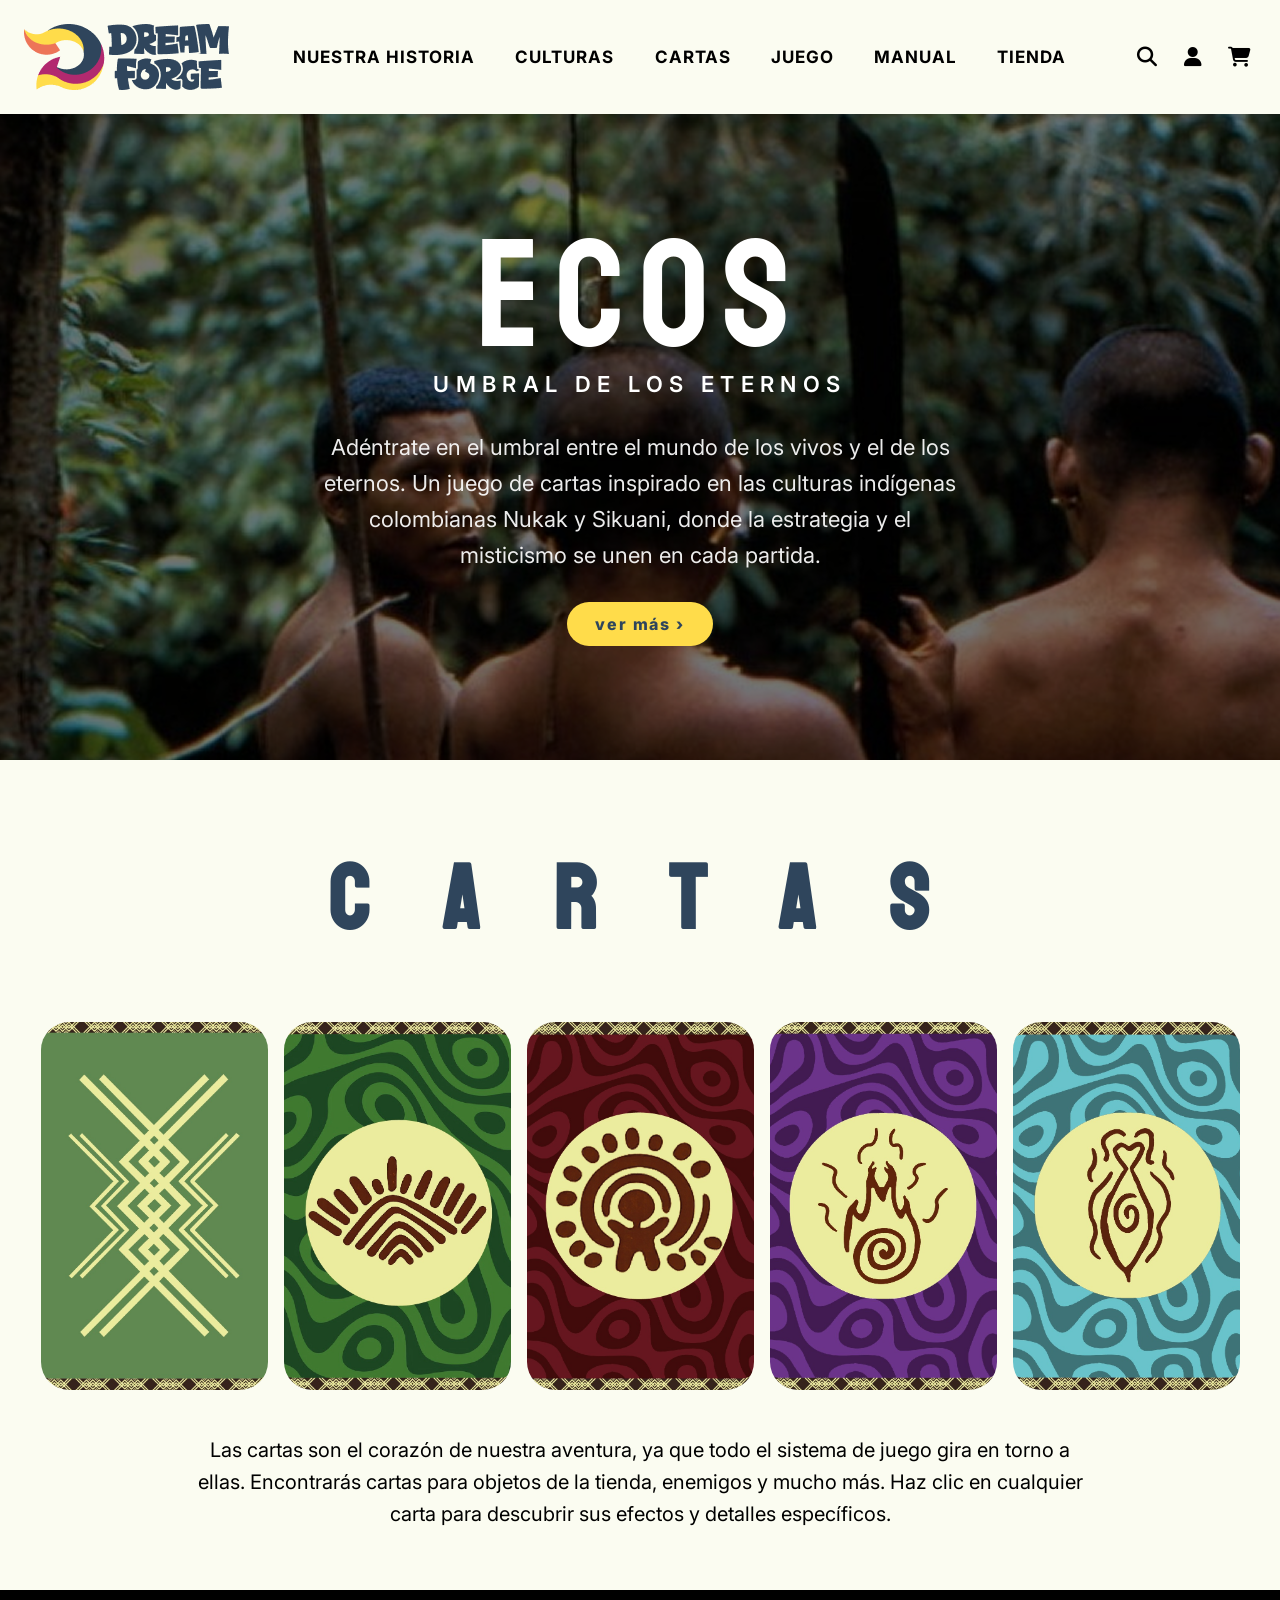
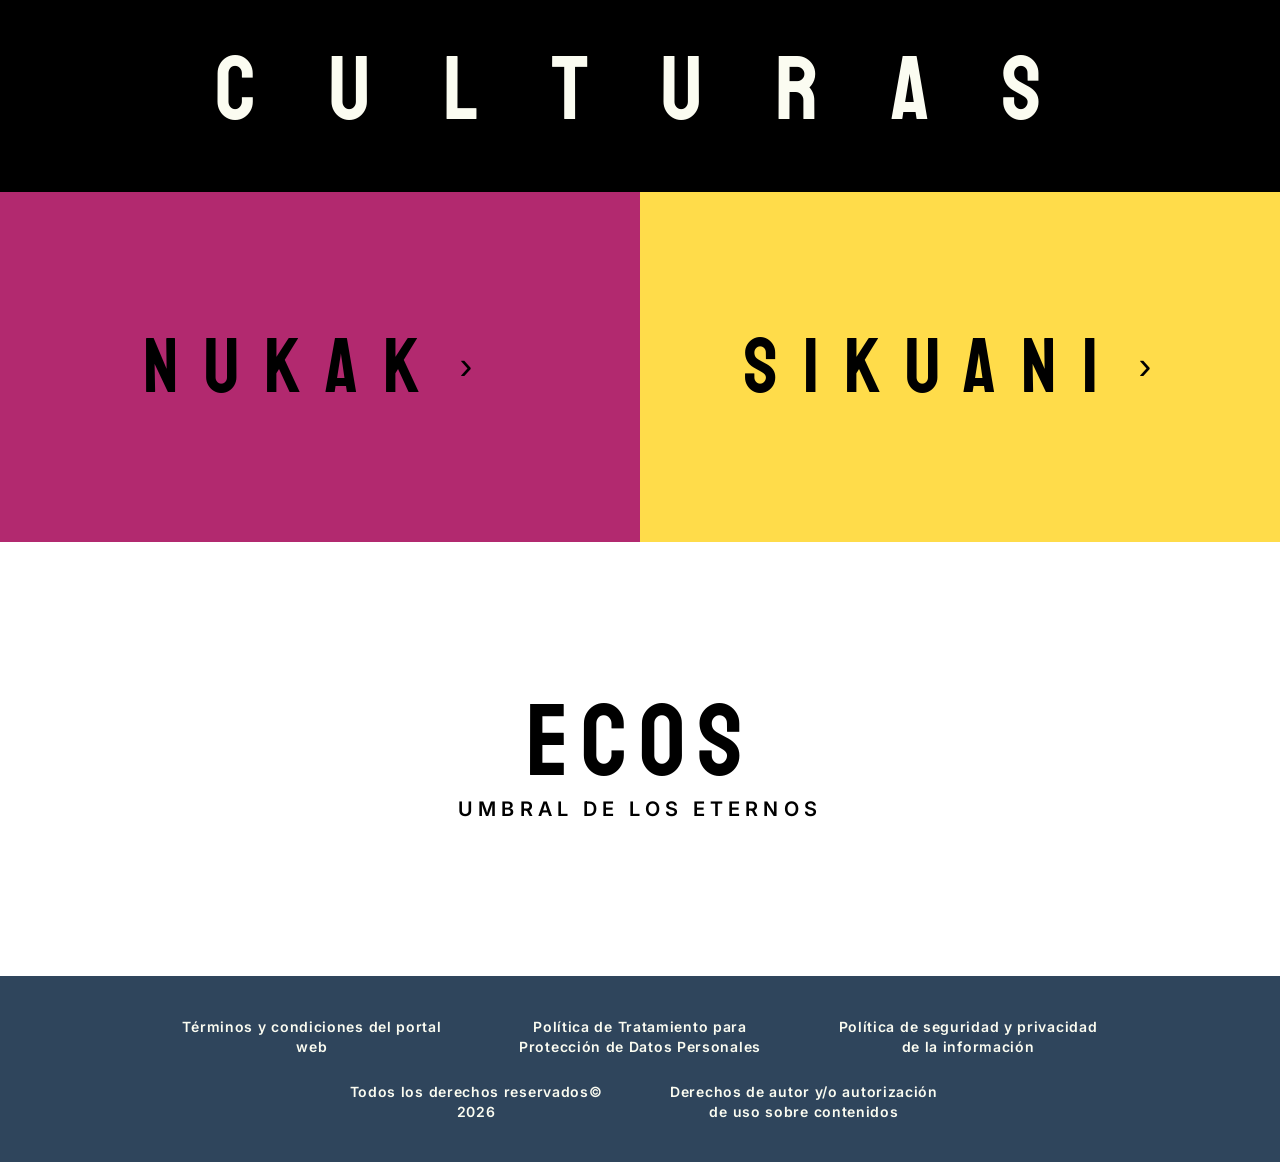
<file: index.html>
<!DOCTYPE html>
<!--
  ============================================================
  ECOS: UMBRAL DE LOS ETERNOS — Página Principal (index.html)
  
  Estructura de secciones:
    1. <header>  — Navegación global sticky
    2. .hero     — Banner principal con imagen de fondo
    3. #seccion-cartas — Carrusel de cartas del juego
    4. .seccion-culturas — Paneles Nukak / Sikuani
    5. .seccion-ecos-dark — Repetición del logo ECOS
    6. .seccion-final-dark — Bloque oscuro decorativo
    7. <footer>  — Links legales
  ============================================================
-->
<html lang="es">
<head>
  <meta charset="UTF-8" />
  <meta name="viewport" content="width=device-width, initial-scale=1.0" />
  <title>ECOS: Umbral de los Eternos</title>

  <!-- Fuentes del proyecto (coincide con Figma: Koulen + Inter) -->
  <link rel="preconnect" href="https://fonts.googleapis.com" />
  <link rel="preconnect" href="https://fonts.gstatic.com" crossorigin />
  <link
    href="https://fonts.googleapis.com/css2?family=Koulen&family=Inter:wght@400;600;700;800;900&display=swap"
    rel="stylesheet"
  />

  <!-- Hoja de estilos compartida -->
  <link rel="stylesheet" href="css/styles.css" />

  <!-- FontAwesome para iconos -->
  <link rel="stylesheet" href="https://cdnjs.cloudflare.com/ajax/libs/font-awesome/6.4.0/css/all.min.css" />
</head>
<body>

  <!-- ══════════════════════════════════════════════════════
       HEADER — Navegación global sticky
       Clase "activo" se asigna dinámicamente por JS según la página actual.
       El item activo recibe fondo #B2296F (--rosa) por CSS.
  ══════════════════════════════════════════════════════ -->
  <header class="header">

    <!-- Logo del juego / estudio -->
    <div class="header__logo">
      <a href="index.html" title="Inicio">
        <img
          src="Fondos/DREAM_FORGE.png"
          alt="Dream Forge — Logo"
        />
      </a>
    </div>

    <!-- Navegación principal -->
    <nav class="header__nav" aria-label="Navegación principal">
      <a id="nav-historia"      class="nav__link" href="nuestra-historia.html">NUESTRA HISTORIA</a>
      <a id="nav-culturas"      class="nav__link" href="culturas.html">CULTURAS</a>
      <a id="nav-cartas"        class="nav__link" href="cartas.html">CARTAS</a>
      <a id="nav-instrucciones" class="nav__link" href="instrucciones.html">JUEGO</a>
      <a id="nav-manual" class="nav__link" href="MANUAL.pdf" download>MANUAL</a>
      <a id="nav-tienda"        class="nav__link" href="tienda.html">TIENDA</a>
    </nav>

    <!-- Iconos de acción (búsqueda, cuenta, carrito) -->
    <div class="header__iconos">
      <button aria-label="Buscar">
        <i class="fas fa-search"></i>
      </button>
      <button aria-label="Mi cuenta">
        <i class="fas fa-user"></i>
      </button>
      <button aria-label="Carrito">
        <i class="fas fa-shopping-cart"></i>
      </button>
    </div>
  </header>


  <!-- ══════════════════════════════════════════════════════
       SECCIÓN 1 — HERO
       Imagen de fondo (selva/personajes) con overlay oscuro.
       Título ECOS y descripción del juego.
  ══════════════════════════════════════════════════════ -->
  <section class="hero" aria-label="Presentación del juego">

    <!-- Imagen de fondo -->
    <img
      class="hero__imagen"
      src="Fondos/Home_ECOS.png"
      alt="Imagen de fondo — personajes en la selva"
    />

    <!-- Contenido textual centrado sobre la imagen -->
    <div class="hero__contenido fade-in">

      <!-- Título grande "ECOS" -->
      <p class="hero__titulo-grande">ECOS</p>

      <!-- Subtítulo del juego -->
      <p class="hero__subtitulo">UMBRAL DE LOS ETERNOS</p>

      <!-- Descripción breve -->
      <p class="hero__descripcion">
        Adéntrate en el umbral entre el mundo de los vivos y el de los eternos.
        Un juego de cartas inspirado en las culturas indígenas colombianas Nukak y Sikuani,
        donde la estrategia y el misticismo se unen en cada partida.
      </p>

      <!-- Botón "ver más" — hace scroll hacia la sección de cartas -->
      <button
        id="btn-ver-mas"
        class="hero__btn-vermás"
        aria-label="Ver más sobre el juego"
      >
        ver más ›
      </button>
    </div>
  </section>


  <!-- ══════════════════════════════════════════════════════
       SECCIÓN 2 — CARTAS (carrusel)
       Fondo crema. Título "CARTAS" con tipografía Koulen.
       Carrusel horizontal con imágenes de ejemplo.
  ══════════════════════════════════════════════════════ -->
  <section id="seccion-cartas" class="seccion-cartas" aria-label="Sección de cartas">

    <!-- Título de sección -->
    <h2 class="seccion-titulo animar">C A R T A S</h2>

    <!-- Carrusel de cartas (scroll horizontal) -->
    <div class="carousel" role="list" aria-label="Carrusel de cartas del juego">

      <!-- Carta 1 -->
      <div class="carousel__item card-hover" role="listitem">
        <img
          src="imagenesCartas/partes traceras de la carta-02.jpg.jpeg"
          alt="Carta del juego"
        />
      </div>

      <!-- Carta 2 -->
      <div class="carousel__item card-hover" role="listitem">
        <img
          src="imagenesCartas/partes traceras de la carta_Mesa de trabajo 1 copia.jpg.jpeg"
          alt="Carta del juego"
        />
      </div>

      <!-- Carta 3 -->
      <div class="carousel__item card-hover" role="listitem">
        <img
          src="imagenesCartas/partes traceras de la carta_Mesa de trabajo 1 copia 2.jpg.jpeg"
          alt="Carta del juego"
        />
      </div>

      <!-- Carta 4 -->
      <div class="carousel__item card-hover" role="listitem">
        <img
          src="imagenesCartas/partes traceras de la carta_Mesa de trabajo 1 copia 3.jpg.jpeg"
          alt="Carta del juego"
        />
      </div>

      <!-- Carta 5 -->
      <div class="carousel__item card-hover" role="listitem">
        <img
          src="imagenesCartas/partes traceras de la carta_Mesa de trabajo 1 copia 4.jpg.jpeg"
          alt="Carta del juego"
        />
      </div>
    </div>

    <!-- Texto descriptivo bajo el carrusel -->
    <p class="seccion-cartas__texto animar">
      Las cartas son el corazón de nuestra aventura, ya que todo el sistema de juego gira en torno a ellas. Encontrarás cartas para objetos de la tienda, enemigos y mucho más. Haz clic en cualquier carta para descubrir sus efectos y detalles específicos.
    </p>
  </section>


  <!-- ══════════════════════════════════════════════════════
       SECCIÓN 3 — CULTURAS
       Dos paneles lado a lado:
         ▸ Izquierda (Nukak)  — fondo #FFDC4A (sustituye #B2296F)
         ▸ Derecha (Sikuani)  — fondo #D9D9D9
       Cada panel enlaza a culturas.html con el parámetro correspondiente.
  ══════════════════════════════════════════════════════ -->
  <section class="seccion-culturas" aria-label="Culturas del juego">

    <!-- Banda de título "CULTURAS" -->
    <div class="culturas__titulo" role="heading" aria-level="2">
      C U L T U R A S
    </div>

    <!-- Grid de dos paneles -->
    <div class="culturas__grid">

      <!-- Panel Nukak — fondo amarillo (era rosa #B2296F) -->
      <a
        href="culturas.html?cultura=nukak"
        class="cultura-panel cultura-panel--nukak animar"
        aria-label="Ver cultura Nukak"
      >
        <span class="cultura-panel__nombre">
          NUKAK
          <span class="cultura-panel__flecha">›</span>
        </span>
      </a>

      <!-- Panel Sikuani — fondo gris -->
      <a
        href="culturas.html?cultura=sikuani"
        class="cultura-panel cultura-panel--sikuani animar"
        aria-label="Ver cultura Sikuani"
      >
        <span class="cultura-panel__nombre">
          SIKUANI
          <span class="cultura-panel__flecha">›</span>
        </span>
      </a>
    </div>
  </section>


  <!-- ══════════════════════════════════════════════════════
       SECCIÓN 4 — ECOS (repetición, fondo gris)
       Replica el bloque con el logo "ECOS / UMBRAL DE LOS ETERNOS"
       que aparece en la parte inferior del diseño Figma.
  ══════════════════════════════════════════════════════ -->
  <section class="seccion-ecos-dark animar" aria-label="Logo repetido">
    <div>
      <p class="ecos-dark__titulo">ECOS</p>
      <p class="ecos-dark__subtitulo">UMBRAL DE LOS ETERNOS</p>
    </div>
  </section>


  <!-- ══════════════════════════════════════════════════════
       SECCIÓN 5 — BLOQUE FINAL OSCURO
       Fondo azul oscuro (#2F455C) — decorativo / reservado
       para contenido adicional.
  ══════════════════════════════════════════════════════ -->
  <section class="seccion-final-dark" aria-hidden="true">
    <!-- Espacio visual intencional — fondo azul oscuro -->
  </section>


  <!-- ══════════════════════════════════════════════════════
       FOOTER — Links legales
       Fondo azul oscuro. Cuatro columnas con textos legales.
  ══════════════════════════════════════════════════════ -->
  <footer class="footer" role="contentinfo">
    <a href="#" class="footer__link">Términos y condiciones del portal web</a>
    <a href="#" class="footer__link">Política de Tratamiento para Protección de Datos Personales</a>
    <a href="#" class="footer__link">Política de seguridad y privacidad de la información</a>
    <a href="#" class="footer__link">Todos los derechos  reservados©️ 2026</a>
    <a href="#" class="footer__link">Derechos de autor y/o autorización de uso sobre contenidos</a>
  </footer>


  <!-- Script principal (al final del body para no bloquear el render) -->
  <script src="js/main.js"></script>

</body>
</html>
</file>
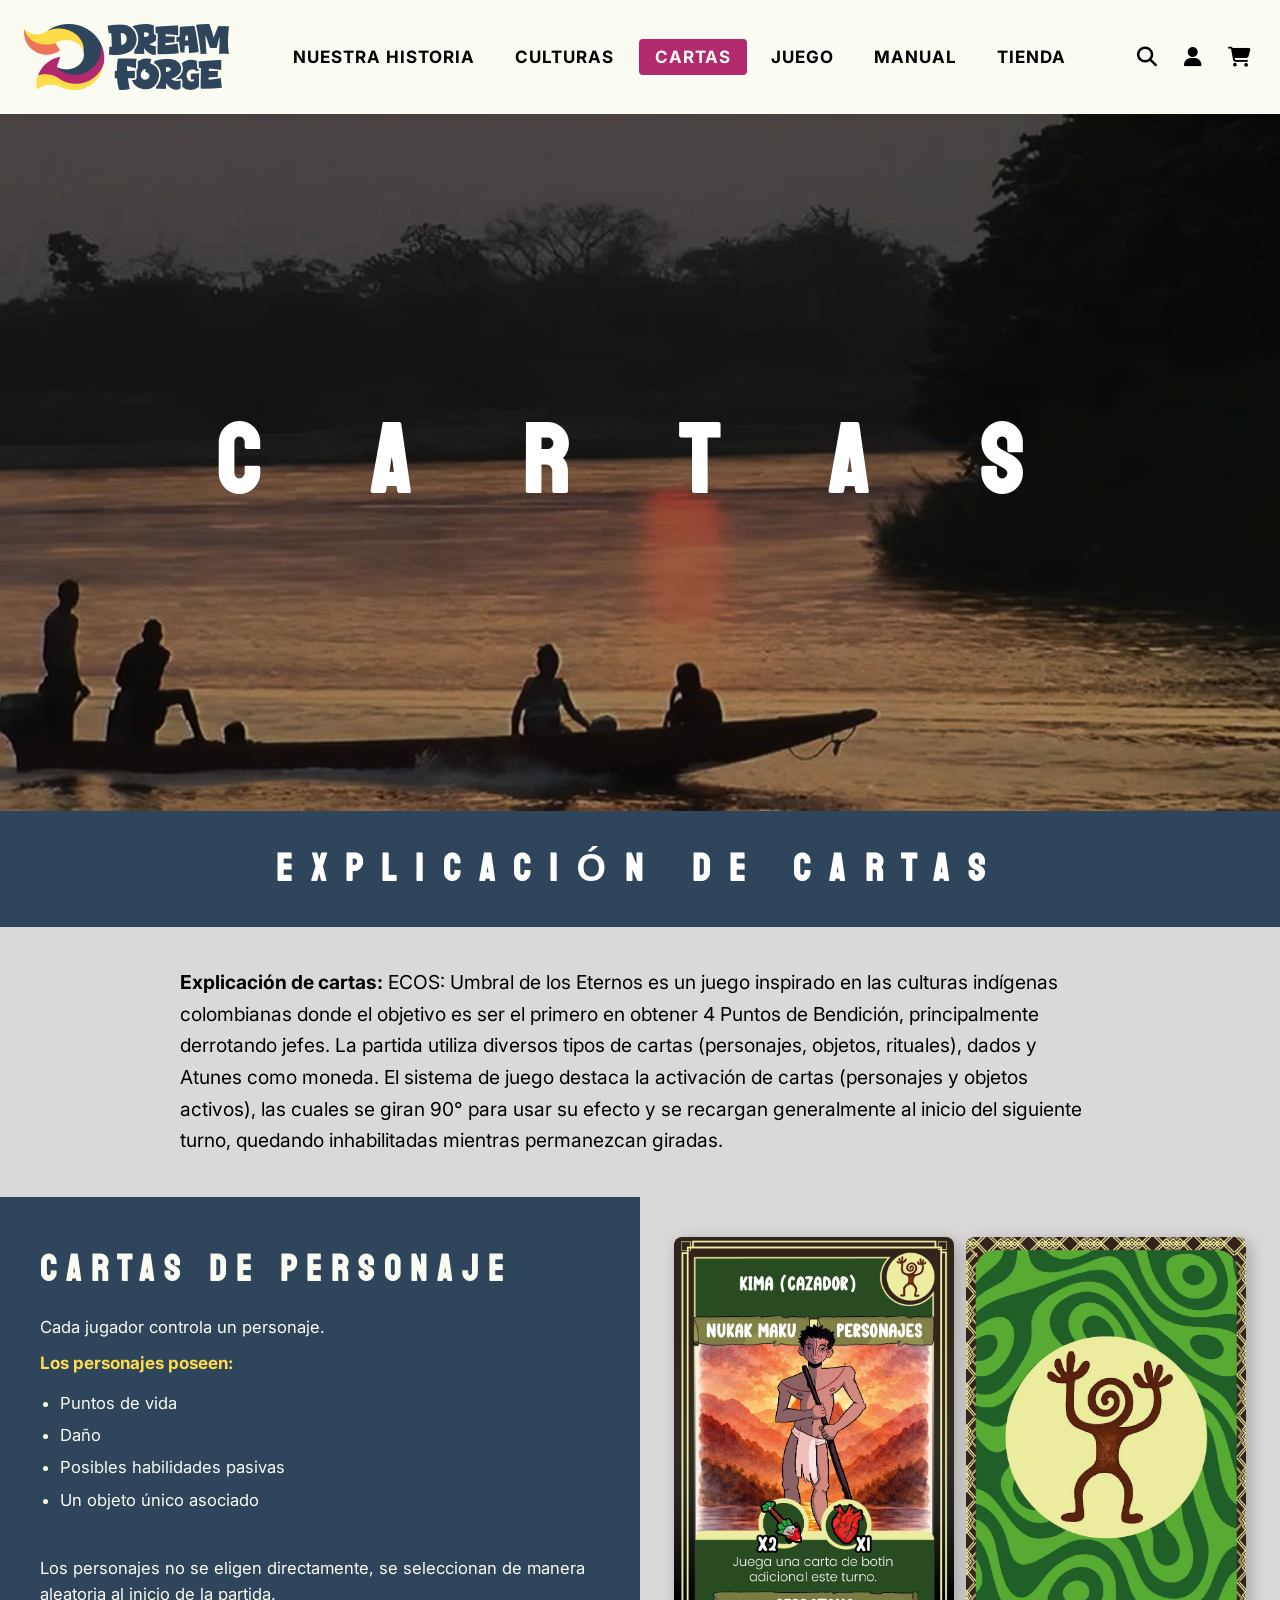
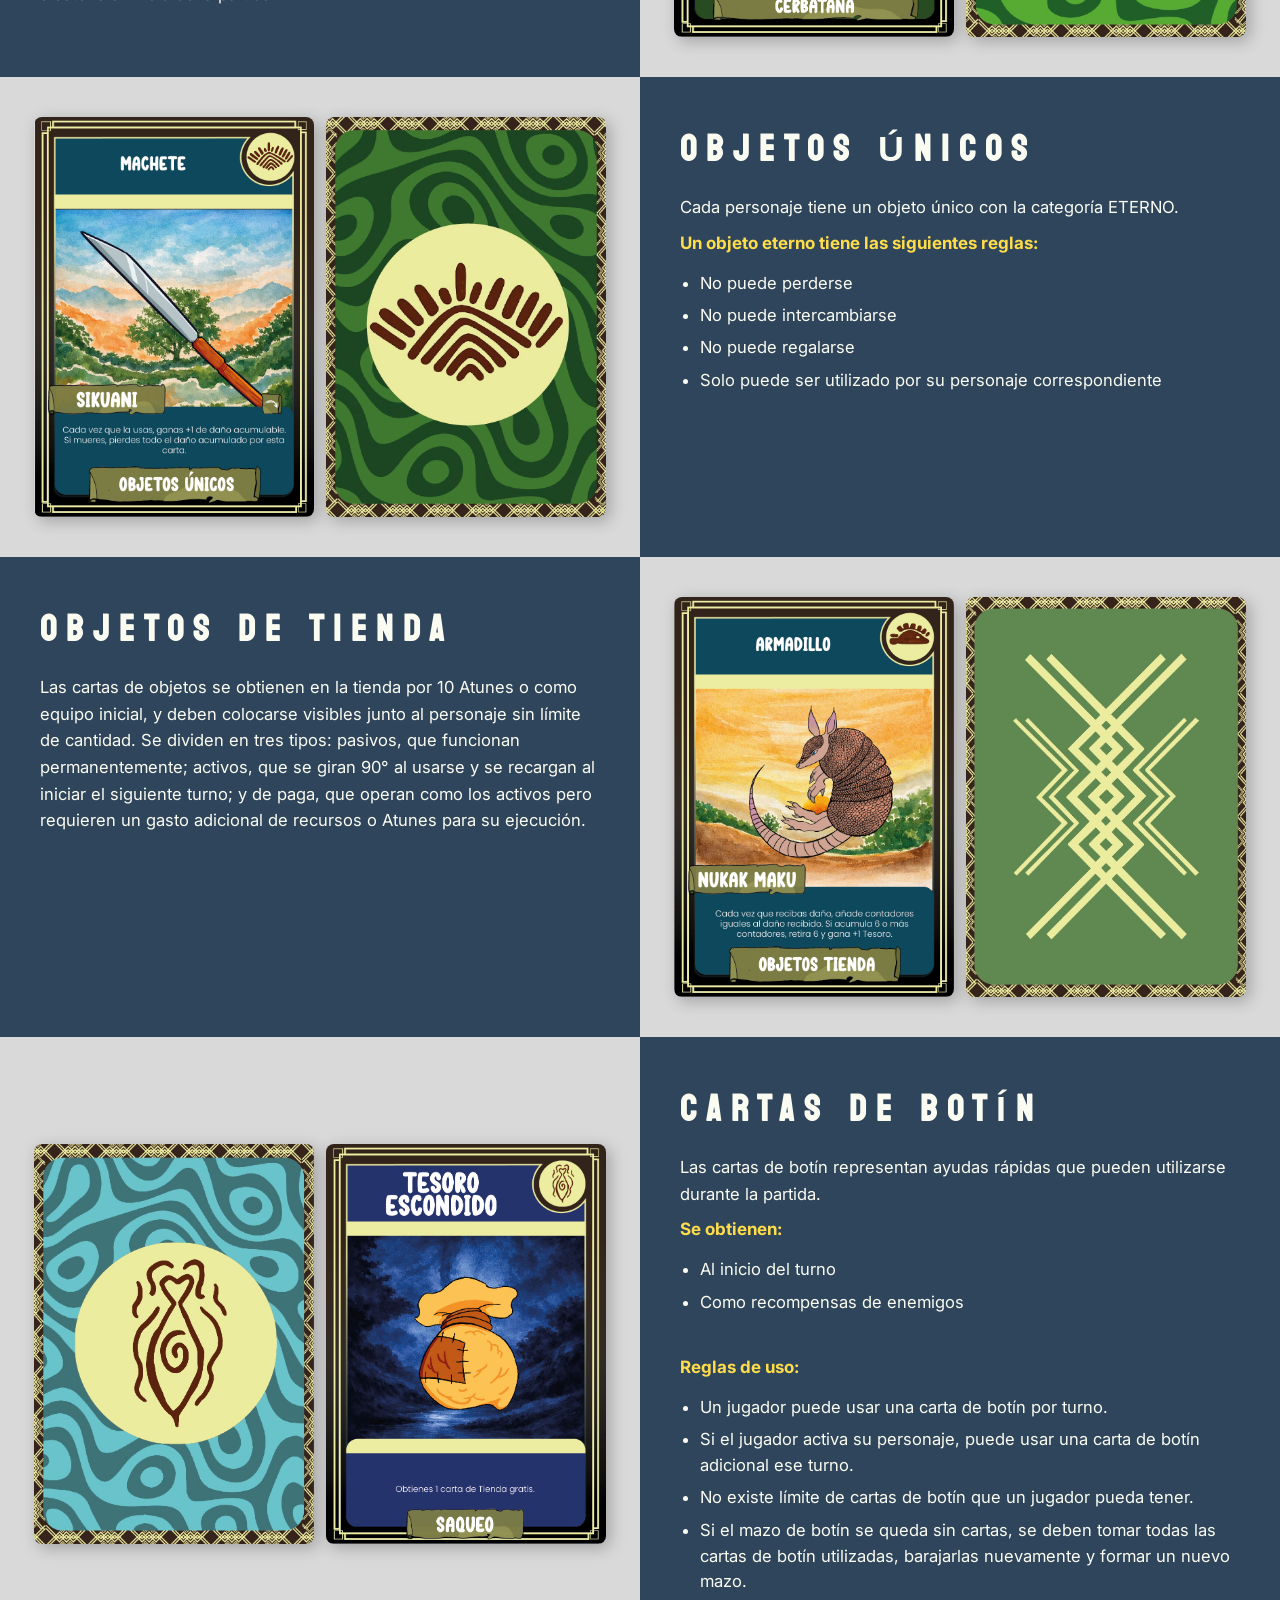
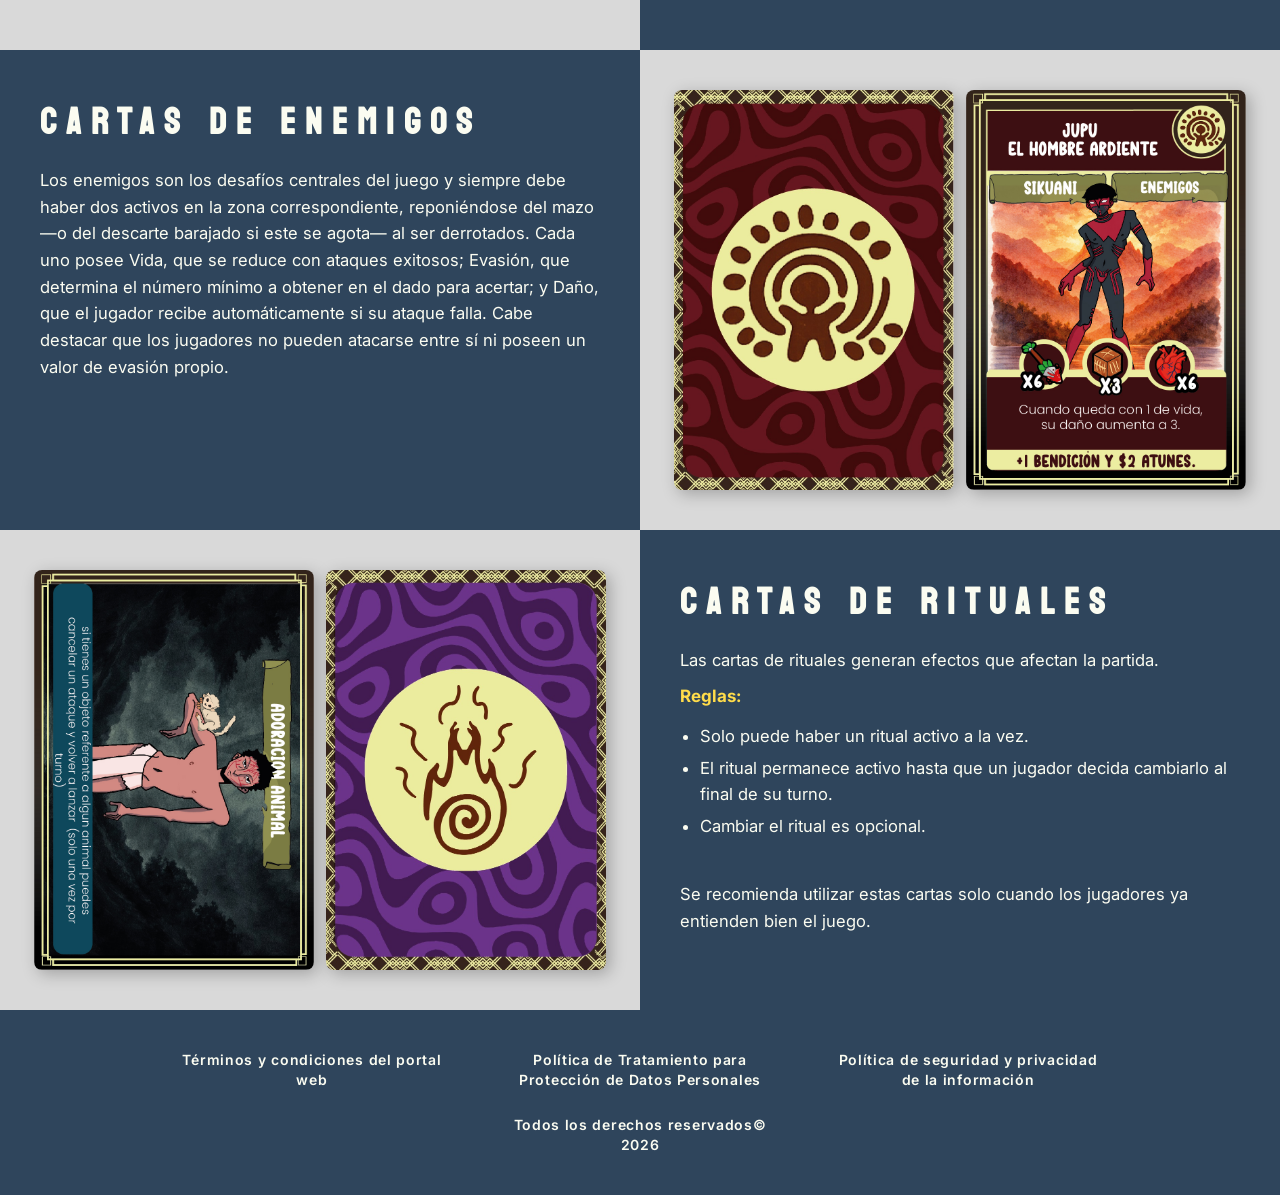
<file: cartas.html>
<!DOCTYPE html>
<!--
  ============================================================
  ECOS: UMBRAL DE LOS ETERNOS — Cartas (cartas.html)
  
  Estructura de secciones:
    1. <header>  — Navegación global (CARTAS activo → fondo #B2296F)
    2. .cartas-hero    — Imagen de fondo + título "CARTAS"
    3. .cartas-explicacion  — Banda "EXPLICACIÓN DE CARTAS"
    4. .cartas-descripcion  — Texto introductorio
    5. Secciones alternadas de tipos de cartas (6 tipos):
         Cartas de personaje / Objetos únicos / Objetos de tienda /
         Cartas de botín / Cartas de enemigos / Cartas de rituales
    6. <footer>  — Links legales
  ============================================================
-->
<html lang="es">
<head>
  <meta charset="UTF-8" />
  <meta name="viewport" content="width=device-width, initial-scale=1.0" />
  <title>ECOS — Cartas</title>

  <link rel="preconnect" href="https://fonts.googleapis.com" />
  <link rel="preconnect" href="https://fonts.gstatic.com" crossorigin />
  <link
    href="https://fonts.googleapis.com/css2?family=Koulen&family=Inter:wght@400;600;700;800;900&display=swap"
    rel="stylesheet"
  />
  <link rel="stylesheet" href="css/styles.css" />

  <!-- FontAwesome para iconos -->
  <link rel="stylesheet" href="https://cdnjs.cloudflare.com/ajax/libs/font-awesome/6.4.0/css/all.min.css" />
</head>
<body>

  <!-- ══════════════════════════════════════════════════════
       HEADER — Navegación global
       JS asigna automáticamente "activo" a #nav-cartas
       → fondo #B2296F sobre el botón "CARTAS"
  ══════════════════════════════════════════════════════ -->
  <header class="header">
    <div class="header__logo">
      <a href="index.html">
        <img
          src="Fondos/DREAM_FORGE.png"
          alt="Dream Forge — Logo"
        />
      </a>
    </div>

    <nav class="header__nav" aria-label="Navegación principal">
      <a id="nav-historia"      class="nav__link" href="nuestra-historia.html">NUESTRA HISTORIA</a>
      <a id="nav-culturas"      class="nav__link" href="culturas.html">CULTURAS</a>
      <a id="nav-cartas"        class="nav__link" href="cartas.html">CARTAS</a>
      <a id="nav-instrucciones" class="nav__link" href="instrucciones.html">JUEGO</a>
      <a id="nav-manual" class="nav__link" href="MANUAL.pdf" download>MANUAL</a>
      <a id="nav-tienda"        class="nav__link" href="tienda.html">TIENDA</a>
    </nav>

    <div class="header__iconos">
      <button aria-label="Buscar">
        <i class="fas fa-search"></i>
      </button>
      <button aria-label="Mi cuenta">
        <i class="fas fa-user"></i>
      </button>
      <button aria-label="Carrito">
        <i class="fas fa-shopping-cart"></i>
      </button>
    </div>
  </header>


  <!-- ══════════════════════════════════════════════════════
       SECCIÓN 1 — HERO de Cartas
       Imagen de fondo (silhouettes / atardecer) del Figma.
       Overlay semitransparente + título "CARTAS".
  ══════════════════════════════════════════════════════ -->
  <section class="cartas-hero" aria-label="Hero página Cartas">
    <!-- Imagen de fondo -->
    <img
      class="cartas-hero__imagen"
      src="Fondos/Imagen_cartas.png"
      alt="Siluetas — escena de cartas"
    />

    <!-- Overlay con el título -->
    <div class="cartas-hero__overlay">
      <h1 class="cartas-hero__titulo fade-in">C A R T A S</h1>
    </div>
  </section>


  <!-- ══════════════════════════════════════════════════════
       SECCIÓN 2 — BANDA "EXPLICACIÓN DE CARTAS"
       Fondo azul oscuro (#2F455C). Tipografía Koulen en blanco.
  ══════════════════════════════════════════════════════ -->
  <div class="cartas-explicacion">
    <h2 class="cartas-explicacion__titulo">EXPLICACIÓN DE CARTAS</h2>
  </div>


  <!-- ══════════════════════════════════════════════════════
       SECCIÓN 3 — TEXTO DESCRIPTIVO
       Sobre fondo gris. Descripción general del sistema de cartas.
  ══════════════════════════════════════════════════════ -->
  <div class="cartas-descripcion animar">
    <p>
      <strong>Explicación de cartas:</strong>
      ECOS: Umbral de los Eternos es un juego inspirado en las culturas indígenas colombianas donde el objetivo es ser el primero en obtener 4 Puntos de Bendición, principalmente derrotando jefes. La partida utiliza diversos tipos de cartas (personajes, objetos, rituales), dados y Atunes como moneda. El sistema de juego destaca la activación de cartas (personajes y objetos activos), las cuales se giran 90° para usar su efecto y se recargan generalmente al inicio del siguiente turno, quedando inhabilitadas mientras permanezcan giradas.
    </p>
  </div>


  <!-- ══════════════════════════════════════════════════════
       SECCIONES DE TIPOS DE CARTA
       Alternan: panel texto (oscuro) | panel imágenes (claro)
       y viceversa con la clase "tipo-carta--invertido".
       
       Tipos:
         1. Personajes
         2. Objetos únicos      (invertido)
         3. Objetos de tienda
         4. Objetos de botín    (invertido)
         5. Enemigos
         6. Rituales            (invertido)
  ══════════════════════════════════════════════════════ -->

  <!-- ── Tipo 1: Personajes ── -->
  <section class="tipo-carta animar" aria-label="Cartas de personaje">

    <!-- Panel izquierdo — nombre y descripción (fondo oscuro) -->
    <div class="tipo-carta__panel--oscuro">
      <h3 class="tipo-carta__nombre tipo-carta__nombre--largo">Cartas de personaje</h3>
      <p class="tipo-carta__texto">Cada jugador controla un personaje.</p>
      <p class="tipo-carta__subtitulo">Los personajes poseen:</p>
      <ul class="tipo-carta__lista">
        <li>Puntos de vida</li>
        <li>Daño</li>
        <li>Posibles habilidades pasivas</li>
        <li>Un objeto único asociado</li>
      </ul>
      <p class="tipo-carta__texto">
        Los personajes no se eligen directamente, se seleccionan de manera aleatoria al inicio de la partida.
      </p>
    </div>

    <!-- Panel derecho — imágenes de cartas de ejemplo -->
    <div class="tipo-carta__panel--claro">
      <img
        class="tipo-carta__img"
        src="CARTAS/Carta%20personaje%201.jpeg"
        alt="Carta personaje 1"
      />
      <img
        class="tipo-carta__img"
        src="CARTAS/Carta%20personaje%202.jpeg"
        alt="Carta personaje 2"
      />
    </div>
  </section>


  <!-- ── Tipo 2: Objetos únicos (invertido) ── -->
  <section class="tipo-carta tipo-carta--invertido animar" aria-label="Tipo de carta: Objetos únicos">

    <!-- Panel con imágenes (orden visual: izquierda) -->
    <div class="tipo-carta__panel--claro">
      <img
        class="tipo-carta__img"
        src="CARTAS/Objetos%20unicos%201.jpeg"
        alt="Objeto único 1"
      />
      <img
        class="tipo-carta__img"
        src="CARTAS/objetos%20unicos%202.jpeg"
        alt="Objeto único 2"
      />
    </div>

    <!-- Panel con texto (orden visual: derecha) -->
    <div class="tipo-carta__panel--oscuro">
      <h3 class="tipo-carta__nombre tipo-carta__nombre--largo">Objetos únicos</h3>
      <p class="tipo-carta__texto">
        Cada personaje tiene un objeto único con la categoría ETERNO.
      </p>
      <p class="tipo-carta__subtitulo">Un objeto eterno tiene las siguientes reglas:</p>
      <ul class="tipo-carta__lista">
        <li>No puede perderse</li>
        <li>No puede intercambiarse</li>
        <li>No puede regalarse</li>
        <li>Solo puede ser utilizado por su personaje correspondiente</li>
      </ul>
    </div>
  </section>


  <!-- ── Tipo 3: Objetos de tienda ── -->
  <section class="tipo-carta animar" aria-label="Tipo de carta: Objetos de tienda">

    <div class="tipo-carta__panel--oscuro">
      <h3 class="tipo-carta__nombre tipo-carta__nombre--largo">Objetos de tienda</h3>
      <p class="tipo-carta__texto">
        Las cartas de objetos se obtienen en la tienda por 10 Atunes o como equipo inicial, y deben colocarse visibles junto al personaje sin límite de cantidad. Se dividen en tres tipos: pasivos, que funcionan permanentemente; activos, que se giran 90° al usarse y se recargan al iniciar el siguiente turno; y de paga, que operan como los activos pero requieren un gasto adicional de recursos o Atunes para su ejecución.
      </p>
    </div>

    <div class="tipo-carta__panel--claro">
      <img
        class="tipo-carta__img"
        src="CARTAS/objetos%20tienda%201.jpeg"
        alt="Objeto de tienda 1"
      />
      <img
        class="tipo-carta__img"
        src="CARTAS/objetos%20tienda%202.jpeg"
        alt="Objeto de tienda 2"
      />
    </div>
  </section>


  <!-- ── Tipo 4: Objetos de botín (invertido) — nomenclatura del ESQUEMA ── -->
  <section class="tipo-carta tipo-carta--invertido animar" aria-label="Cartas de botín">

    <div class="tipo-carta__panel--claro">
      <img
        class="tipo-carta__img"
        src="CARTAS/cartas%20de%20botin%201.jpeg"
        alt="Carta de botín 1"
      />
      <img
        class="tipo-carta__img"
        src="CARTAS/cartas%20de%20botin%202.jpeg"
        alt="Carta de botín 2"
      />
    </div>

    <div class="tipo-carta__panel--oscuro">
      <h3 class="tipo-carta__nombre tipo-carta__nombre--largo">Cartas de botín</h3>
      <p class="tipo-carta__texto">
        Las cartas de botín representan ayudas rápidas que pueden utilizarse durante la partida.
      </p>
      <p class="tipo-carta__subtitulo">Se obtienen:</p>
      <ul class="tipo-carta__lista">
        <li>Al inicio del turno</li>
        <li>Como recompensas de enemigos</li>
      </ul>
      <p class="tipo-carta__subtitulo">Reglas de uso:</p>
      <ul class="tipo-carta__lista">
        <li>Un jugador puede usar una carta de botín por turno.</li>
        <li>Si el jugador activa su personaje, puede usar una carta de botín adicional ese turno.</li>
        <li>No existe límite de cartas de botín que un jugador pueda tener.</li>
        <li>Si el mazo de botín se queda sin cartas, se deben tomar todas las cartas de botín utilizadas, barajarlas nuevamente y formar un nuevo mazo.</li>
      </ul>
    </div>
  </section>


  <!-- ── Tipo 5: Enemigos ── -->
  <section class="tipo-carta animar" aria-label="Cartas de enemigos">

    <div class="tipo-carta__panel--oscuro">
      <h3 class="tipo-carta__nombre tipo-carta__nombre--largo">Cartas de enemigos</h3>
      <p class="tipo-carta__texto">
        Los enemigos son los desafíos centrales del juego y siempre debe haber dos activos en la zona correspondiente, reponiéndose del mazo —o del descarte barajado si este se agota— al ser derrotados. Cada uno posee Vida, que se reduce con ataques exitosos; Evasión, que determina el número mínimo a obtener en el dado para acertar; y Daño, que el jugador recibe automáticamente si su ataque falla. Cabe destacar que los jugadores no pueden atacarse entre sí ni poseen un valor de evasión propio.
      </p>
    </div>

    <div class="tipo-carta__panel--claro">
      <img
        class="tipo-carta__img"
        src="CARTAS/cartas%20de%20enemigos%201.jpeg"
        alt="Carta de enemigo 1"
      />
      <img
        class="tipo-carta__img"
        src="CARTAS/cartas%20de%20enemigos%202.jpeg"
        alt="Carta de enemigo 2"
      />
    </div>
  </section>


  <!-- ── Tipo 6: Rituales (invertido) ── -->
  <section class="tipo-carta tipo-carta--invertido animar" aria-label="Cartas de rituales">

    <div class="tipo-carta__panel--claro">
      <img
        class="tipo-carta__img"
        src="CARTAS/cartas%20de%20rituales%201.jpeg"
        alt="Carta de ritual 1"
      />
      <img
        class="tipo-carta__img"
        src="CARTAS/cartas%20de%20rituales%202.jpeg"
        alt="Carta de ritual 2"
      />
    </div>

    <div class="tipo-carta__panel--oscuro">
      <h3 class="tipo-carta__nombre tipo-carta__nombre--largo">Cartas de rituales</h3>
      <p class="tipo-carta__texto">
        Las cartas de rituales generan efectos que afectan la partida.
      </p>
      <p class="tipo-carta__subtitulo">Reglas:</p>
      <ul class="tipo-carta__lista">
        <li>Solo puede haber un ritual activo a la vez.</li>
        <li>El ritual permanece activo hasta que un jugador decida cambiarlo al final de su turno.</li>
        <li>Cambiar el ritual es opcional.</li>
      </ul>
      <p class="tipo-carta__texto">
        Se recomienda utilizar estas cartas solo cuando los jugadores ya entienden bien el juego.
      </p>
    </div>
  </section>


  <!-- ══════════════════════════════════════════════════════
       FOOTER
  ══════════════════════════════════════════════════════ -->
  <footer class="footer" role="contentinfo">
    <a href="#" class="footer__link">Términos y condiciones del portal web</a>
    <a href="#" class="footer__link">Política de Tratamiento para Protección de Datos Personales</a>
    <a href="#" class="footer__link">Política de seguridad y privacidad de la información</a>
    <a href="#" class="footer__link">Todos los derechos reservados©️ 2026</a>

  </footer>

  <script src="js/main.js"></script>
</body>
</html>
</file>
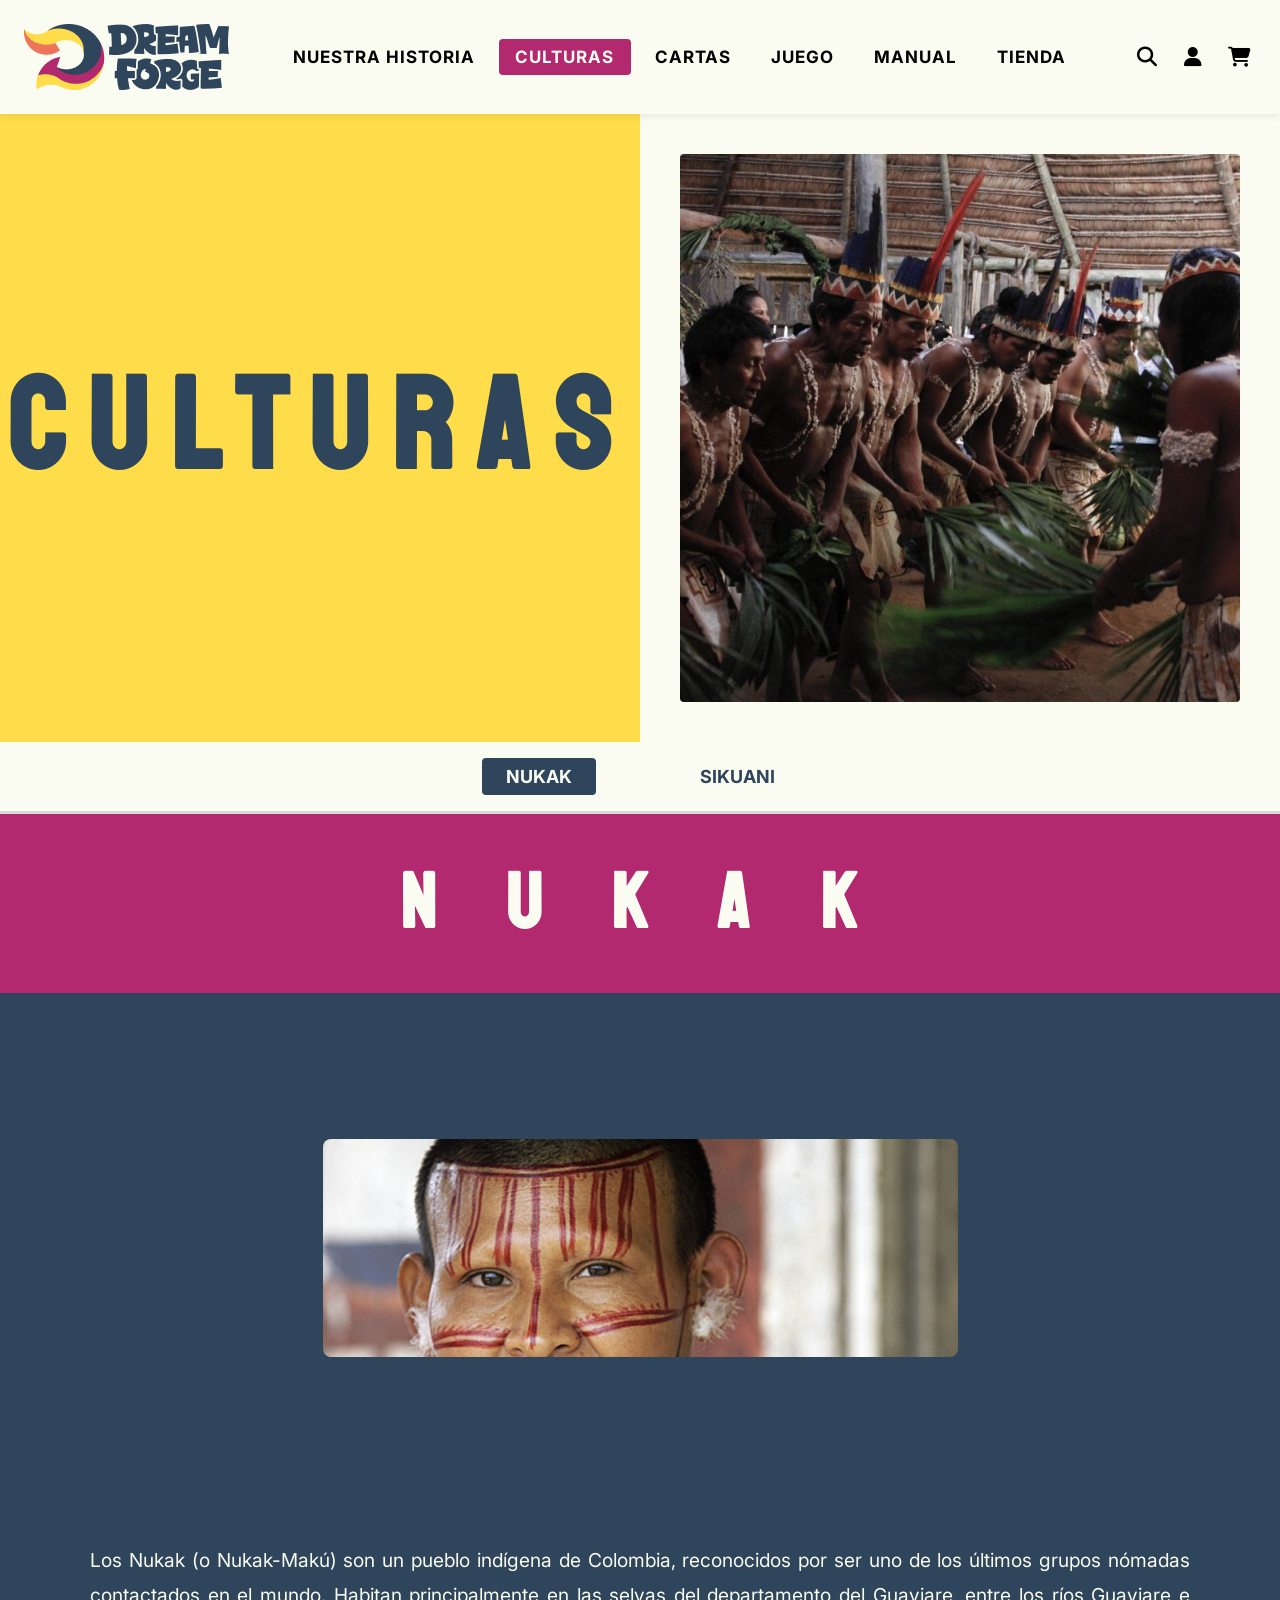
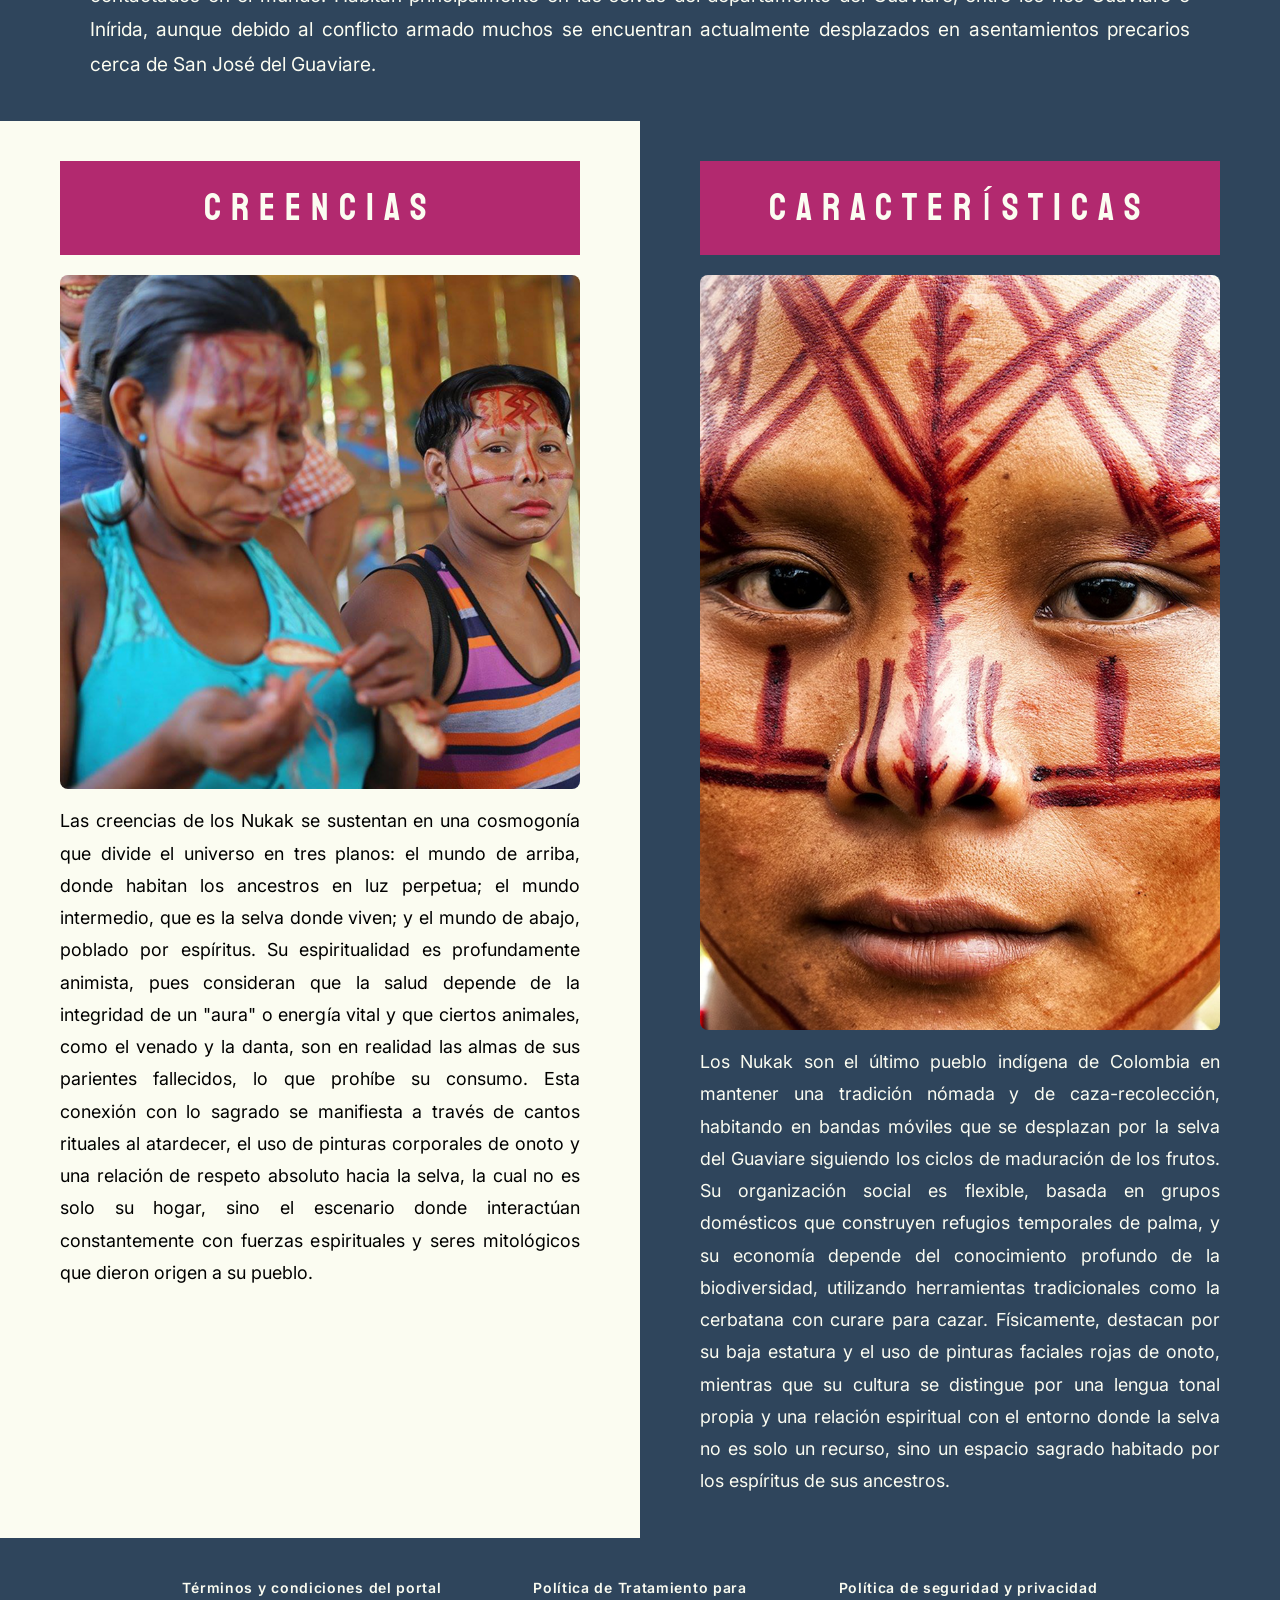
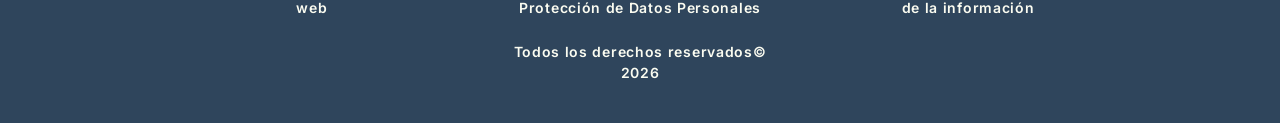
<file: culturas.html>
<!DOCTYPE html>
<!--
  ============================================================
  ECOS: UMBRAL DE LOS ETERNOS — Culturas (culturas.html)
  
  Estructura de secciones:
    1. <header>       — Navegación (CULTURAS activo)
    2. .cultura-hero  — Dos paneles: imagen izquierda + fondo crema derecha
    3. .cultura-nav   — Botones "CONÓCENOS" Nukak / Sikuani
    4. #nukak         — Contenido detallado de la cultura Nukak
    5. #sikuani       — Contenido detallado de la cultura Sikuani
    6. <footer>
    
  Nota de color:
    Los títulos de sección "creencias" y "características" usaban
    #B2296F → ahora usan --amarillo (#FFDC4A).
  ============================================================
-->
<html lang="es">
<head>
  <meta charset="UTF-8" />
  <meta name="viewport" content="width=device-width, initial-scale=1.0" />
  <title>ECOS — Culturas</title>

  <link rel="preconnect" href="https://fonts.googleapis.com" />
  <link rel="preconnect" href="https://fonts.gstatic.com" crossorigin />
  <link
    href="https://fonts.googleapis.com/css2?family=Koulen&family=Inter:wght@400;600;700;800;900&display=swap"
    rel="stylesheet"
  />
  <link rel="stylesheet" href="css/styles.css" />

  <!-- FontAwesome para iconos -->
  <link rel="stylesheet" href="https://cdnjs.cloudflare.com/ajax/libs/font-awesome/6.4.0/css/all.min.css" />
</head>
<body>

  <!-- ══════════════════════════════════════════════════════
       HEADER — JS marca "activo" en #nav-culturas
  ══════════════════════════════════════════════════════ -->
  <header class="header">
    <div class="header__logo">
      <a href="index.html">
        <img
          src="Fondos/DREAM_FORGE.png"
          alt="Dream Forge — Logo"
        />
      </a>
    </div>

    <nav class="header__nav" aria-label="Navegación principal">
      <a id="nav-historia"      class="nav__link" href="nuestra-historia.html">NUESTRA HISTORIA</a>
      <a id="nav-culturas"      class="nav__link" href="culturas.html">CULTURAS</a>
      <a id="nav-cartas"        class="nav__link" href="cartas.html">CARTAS</a>
      <a id="nav-instrucciones" class="nav__link" href="instrucciones.html">JUEGO</a>
      <a id="nav-manual" class="nav__link" href="MANUAL.pdf" download>MANUAL</a>
      <a id="nav-tienda"        class="nav__link" href="tienda.html">TIENDA</a>
    </nav>

    <div class="header__iconos">
      <button aria-label="Buscar">
        <i class="fas fa-search"></i>
      </button>
      <button aria-label="Mi cuenta">
        <i class="fas fa-user"></i>
      </button>
      <button aria-label="Carrito">
        <i class="fas fa-shopping-cart"></i>
      </button>
    </div>
  </header>


  <!-- ══════════════════════════════════════════════════════
       SECCIÓN 1 — HERO de Culturas
       Dos paneles lado a lado:
         ▸ Izquierda: fondo #FFDC4A (era imagen en Figma) — título CULTURAS
         ▸ Derecha: fondo crema con imagen/texto
  ══════════════════════════════════════════════════════ -->
  <section class="cultura-hero" aria-label="Hero página Culturas">

    <!-- Panel izquierdo: color amarillo de fondo + título grande -->
    <div class="cultura-hero__panel cultura-hero__panel--izq">
      <h1 class="cultura-hero__titulo fade-in">CULTURAS</h1>
    </div>

    <!-- Panel derecho: imagen -->
    <div class="cultura-hero__panel cultura-hero__panel--der">
      <img
        class="cultura-hero__conocenos-img"
        src="Imagenes/cultura.jpg"
        alt="Danza y ceremonia tradicional en maloca"
        width="960"
        height="640"
        loading="lazy"
      />
    </div>
  </section>


  <!-- ══════════════════════════════════════════════════════
       SECCIÓN 2 — NAVEGACIÓN DE CULTURAS
       Botones para alternar entre Nukak y Sikuani.
       JS activa/desactiva la clase "activo-cultura".
  ══════════════════════════════════════════════════════ -->
  <nav id="culturas-navegacion" class="cultura-nav cultura-nav--ancla" aria-label="Selección de cultura">
    <!-- data-cultura apunta al id del bloque de contenido -->
    <button class="cultura-nav__btn" data-cultura="nukak" aria-controls="nukak">
      NUKAK
    </button>
    <button class="cultura-nav__btn" data-cultura="sikuani" aria-controls="sikuani">
      SIKUANI
    </button>
  </nav>


  <!-- ══════════════════════════════════════════════════════
       SECCIÓN 3A — CONTENIDO NUKAK
       Visible/oculto por JS según el botón seleccionado.
  ══════════════════════════════════════════════════════ -->
  <div id="nukak" class="cultura-contenido-bloque" aria-label="Cultura Nukak">

    <!-- Banda con nombre de la cultura -->
    <div style="background-color: #B2296F; padding: 20px 40px; text-align: center;">
      <h2 style="font-family: var(--font-titulo); font-size: clamp(40px, 6vw, 96px); letter-spacing: 25px; color: var(--crema);">
        N U K A K
      </h2>
    </div>

    <!-- Imagen principal de la cultura Nukak -->
    <div style="background-color: var(--azul-oscuro); padding: 40px; text-align: center; min-height: 510px; display: flex; align-items: center; justify-content: center;">
      <img
        src="Fondos/Imagen_culturas_nukak.png"
        alt="Imagen de la cultura Nukak"
        style="width: 100%; max-width: 635px; height: auto; border-radius: 8px; object-fit: contain;"
      />
    </div>

    <!-- Descripción general de la cultura -->
    <div style="background-color: var(--azul-oscuro); padding: 40px 80px;">
      <p style="font-size: clamp(14px, 1.5vw, 20px); color: var(--crema); line-height: 1.8; text-align: justify; max-width: 1100px; margin: 0 auto;">
        Los Nukak (o Nukak-Makú) son un pueblo indígena de Colombia, reconocidos por ser uno de los últimos grupos nómadas contactados en el mundo. Habitan principalmente en las selvas del departamento del Guaviare, entre los ríos Guaviare e Inírida, aunque debido al conflicto armado muchos se encuentran actualmente desplazados en asentamientos precarios cerca de San José del Guaviare.
      </p>
    </div>

    <!-- Bloques: Creencias + Características (lado a lado) -->
    <div class="cultura-bloques animar">

      <!-- Bloque Creencias — fondo claro -->
      <div class="cultura-bloque cultura-bloque--claro">
        <!-- Título del bloque: fondo amarillo (era #B2296F) -->
        <div class="cultura-bloque__titulo animar">CREENCIAS</div>

        <!-- Imagen de creencias Nukak -->
        <img
          src="Fondos/Imagen_creencias_cultura.png"
          alt="Imagen creencias Nukak"
          style="width: 100%; min-height: 300px; border-radius: 8px; object-fit: cover; margin: 16px 0;"
        />

        <p class="cultura-bloque__texto">
          Las creencias de los Nukak se sustentan en una cosmogonía que divide el universo en tres planos: el mundo de arriba, donde habitan los ancestros en luz perpetua; el mundo intermedio, que es la selva donde viven; y el mundo de abajo, poblado por espíritus. Su espiritualidad es profundamente animista, pues consideran que la salud depende de la integridad de un "aura" o energía vital y que ciertos animales, como el venado y la danta, son en realidad las almas de sus parientes fallecidos, lo que prohíbe su consumo. Esta conexión con lo sagrado se manifiesta a través de cantos rituales al atardecer, el uso de pinturas corporales de onoto y una relación de respeto absoluto hacia la selva, la cual no es solo su hogar, sino el escenario donde interactúan constantemente con fuerzas espirituales y seres mitológicos que dieron origen a su pueblo.
        </p>
      </div>

      <!-- Bloque Características — fondo oscuro -->
      <div class="cultura-bloque cultura-bloque--oscuro">
        <!-- Título del bloque: fondo amarillo (era #B2296F) -->
        <div class="cultura-bloque__titulo animar">CARACTERÍSTICAS</div>

        <!-- Imagen de características Nukak -->
        <img
          src="Fondos/imagen_culturas_caracteristicas.png"
          alt="Imagen características Nukak"
          style="width: 100%; min-height: 300px; border-radius: 8px; object-fit: cover; margin: 16px 0;"
        />

        <p class="cultura-bloque__texto" style="color: var(--crema);">
          Los Nukak son el último pueblo indígena de Colombia en mantener una tradición nómada y de caza-recolección, habitando en bandas móviles que se desplazan por la selva del Guaviare siguiendo los ciclos de maduración de los frutos. Su organización social es flexible, basada en grupos domésticos que construyen refugios temporales de palma, y su economía depende del conocimiento profundo de la biodiversidad, utilizando herramientas tradicionales como la cerbatana con curare para cazar. Físicamente, destacan por su baja estatura y el uso de pinturas faciales rojas de onoto, mientras que su cultura se distingue por una lengua tonal propia y una relación espiritual con el entorno donde la selva no es solo un recurso, sino un espacio sagrado habitado por los espíritus de sus ancestros.
        </p>
      </div>
    </div>
  </div><!-- /nukak -->


  <!-- ══════════════════════════════════════════════════════
       SECCIÓN 3B — CONTENIDO SIKUANI
       Oculto por defecto. JS lo muestra al clic en el botón.
       Misma estructura que Nukak.
  ══════════════════════════════════════════════════════ -->
  <div id="sikuani" class="cultura-contenido-bloque" style="display:none;" aria-label="Cultura Sikuani">

    <!-- Banda con nombre de la cultura -->
    <div style="background-color: var(--amarillo); padding: 20px 40px; text-align: center;">
      <h2 style="font-family: var(--font-titulo); font-size: clamp(40px, 6vw, 96px); letter-spacing: 25px; color: var(--azul-oscuro);">
        S I K U A N I
      </h2>
    </div>

    <!-- Imagen principal Sikuani -->
    <div style="background-color: var(--azul-oscuro); padding: 40px; text-align: center; min-height: 510px; display: flex; align-items: center; justify-content: center;">
      <img
        src="Fondos/Imagen_culturas 2.png"
        alt="Imagen de la cultura Sikuani"
        style="width: 100%; max-width: 635px; height: auto; border-radius: 8px; object-fit: contain;"
      />
    </div>

    <!-- Descripción -->
    <div style="background-color: var(--azul-oscuro); padding: 40px 80px;">
      <p style="font-size: clamp(14px, 1.5vw, 20px); color: var(--crema); line-height: 1.8; text-align: justify; max-width: 1100px; margin: 0 auto;">
        Los Sikuani (también conocidos como Guahibo) son uno de los pueblos indígenas más numerosos de la región de la Orinoquía, habitando las extensas sabanas de los departamentos del Vichada, Meta y Casanare en Colombia, así como el estado Apure en Venezuela. Tradicionalmente fueron un pueblo nómada de cazadores y recolectores, pero con el tiempo se han sedentarizado en comunidades agrícolas donde cultivan principalmente la yuca brava, base de su alimentación a través del casabe y la fariña. Su organización social se estructura en clanes patrilineales y su cosmovisión gira en torno a la figura del chamán o dopaitubane, quien actúa como intermediario con el mundo espiritual y sanador mediante el uso ritual de plantas sagradas como el yopo. A pesar de las presiones de la colonización y el conflicto armado, mantienen viva su lengua (perteneciente a la familia Guahibo) y festividades emblemáticas como el Itomo, un ritual de segundo entierro que celebra el tránsito del alma hacia el mundo de los muertos.
      </p>
    </div>

    <!-- Bloques: Creencias + Características -->
    <div class="cultura-bloques">

      <div class="cultura-bloque cultura-bloque--claro">
        <div class="cultura-bloque__titulo">CREENCIAS</div>
        <img
          src="Fondos/Imagen_creencias_cultura.png"
          alt="Imagen creencias Sikuani"
          style="width: 100%; min-height: 300px; border-radius: 8px; object-fit: cover; margin: 16px 0;"
        />
        <p class="cultura-bloque__texto">
          La cosmovisión de los Sikuani se fundamenta en un universo estratificado donde el mundo terrenal coexiste con dimensiones espirituales habitadas por seres primordiales y fuerzas de la naturaleza. Su espiritualidad gira en torno al chamanismo, siendo el chamán (dopaitubane) la figura central que media con lo invisible mediante el uso ritual del yopo y el tabaco para diagnosticar enfermedades, asegurar la caza o proteger a la comunidad. Creen que el origen de la humanidad y de sus leyes sociales proviene de héroes culturales míticos como Kúwai, quien enseñó a los hombres el uso de las plantas sagradas y los ritos de paso. Además, su relación con la muerte es profunda y se manifiesta en el ritual del Itomo, una ceremonia de segundo entierro destinada a liberar definitivamente el alma del difunto para que pueda integrarse plenamente al mundo de los espíritus, garantizando así el equilibrio entre los vivos y los ancestros.
        </p>
      </div>

      <div class="cultura-bloque cultura-bloque--oscuro">
        <div class="cultura-bloque__titulo">CARACTERÍSTICAS</div>
        <img
          src="Fondos/imagen_culturas_caracteristicas.png"
          alt="Imagen características Sikuani"
          style="width: 100%; min-height: 300px; border-radius: 8px; object-fit: cover; margin: 16px 0;"
        />
        <p class="cultura-bloque__texto" style="color: var(--crema);">
          Los Sikuani son un pueblo indígena de gran importancia en los Llanos Orientales de Colombia y Venezuela, caracterizados por una organización social basada en clanes patrilineales y una transición histórica del nomadismo a la sedentarización agrícola. Su economía gira en torno al cultivo de la yuca brava, la cual procesan con técnicas ancestrales para producir casabe y fariña, complementando su dieta con la pesca y la caza estacional en las sabanas. Físicamente, mantienen una identidad cultural robusta expresada en su lengua guahibo y en una estructura de liderazgo donde el capitán de la comunidad y el chamán desempeñan roles fundamentales para el orden social y espiritual. A diferencia de otros grupos amazónicos, los Sikuani han desarrollado una notable capacidad de resistencia y adaptación frente a la colonización, integrando elementos del mercado regional sin perder sus rituales de paso ni su profunda conexión con el territorio de la Orinoquía.
        </p>
      </div>
    </div>
  </div><!-- /sikuani -->


  <!-- ══════════════════════════════════════════════════════
       FOOTER
  ══════════════════════════════════════════════════════ -->
  <footer class="footer" role="contentinfo">
    <a href="#" class="footer__link">Términos y condiciones del portal web</a>
    <a href="#" class="footer__link">Política de Tratamiento para Protección de Datos Personales</a>
    <a href="#" class="footer__link">Política de seguridad y privacidad de la información</a>
    <a href="#" class="footer__link">Todos los derechos reservados©️ 2026</a>
  </footer>

  <script src="js/main.js"></script>

  <script>
    /**
     * Leer el parámetro ?cultura=nukak/sikuani de la URL
     * y activar automáticamente la pestaña correspondiente.
     * Útil cuando se llega desde los paneles del index.html.
     */
    (function activarDesdeURL() {
      const params   = new URLSearchParams(window.location.search);
      const cultura  = params.get('cultura'); // "nukak" o "sikuani"
      const btnTarget = document.querySelector('[data-cultura="' + cultura + '"]');
      if (btnTarget) {
        btnTarget.click();
      }
    })();
  </script>
</body>
</html>
</file>
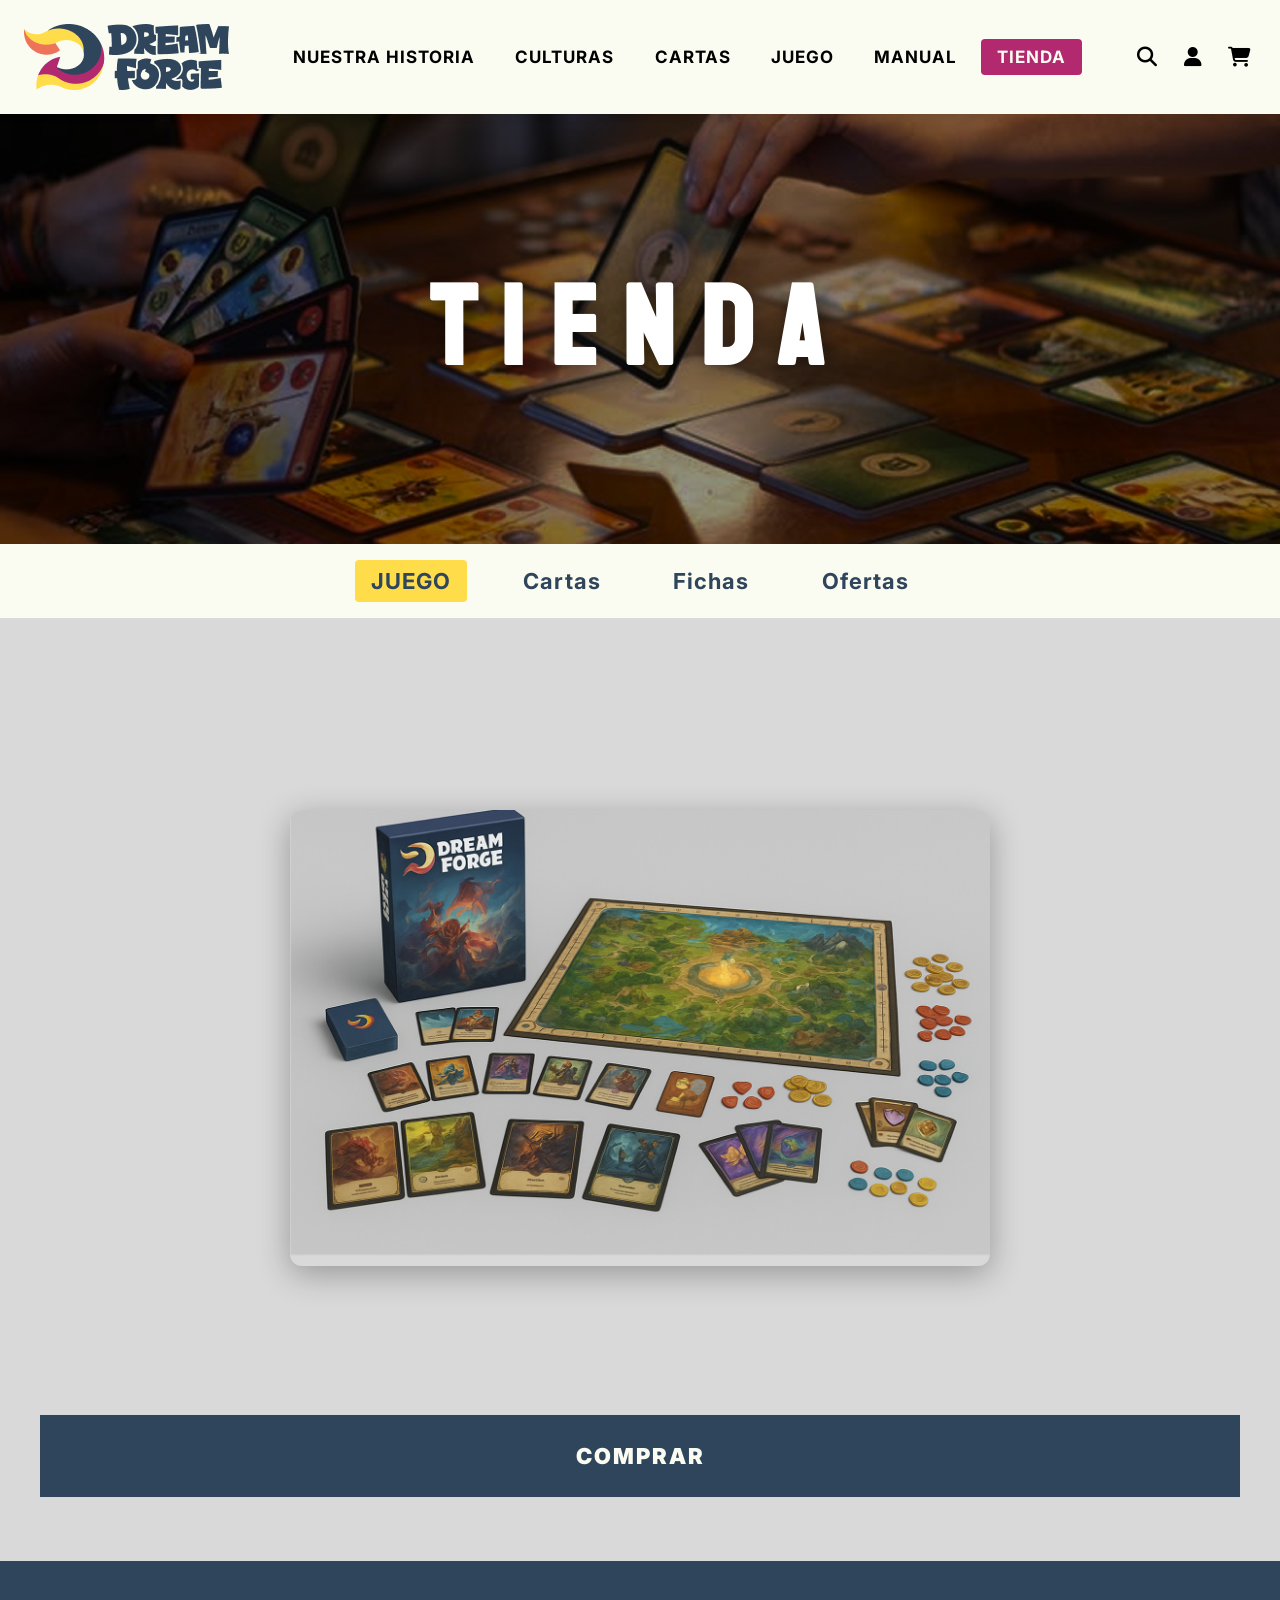
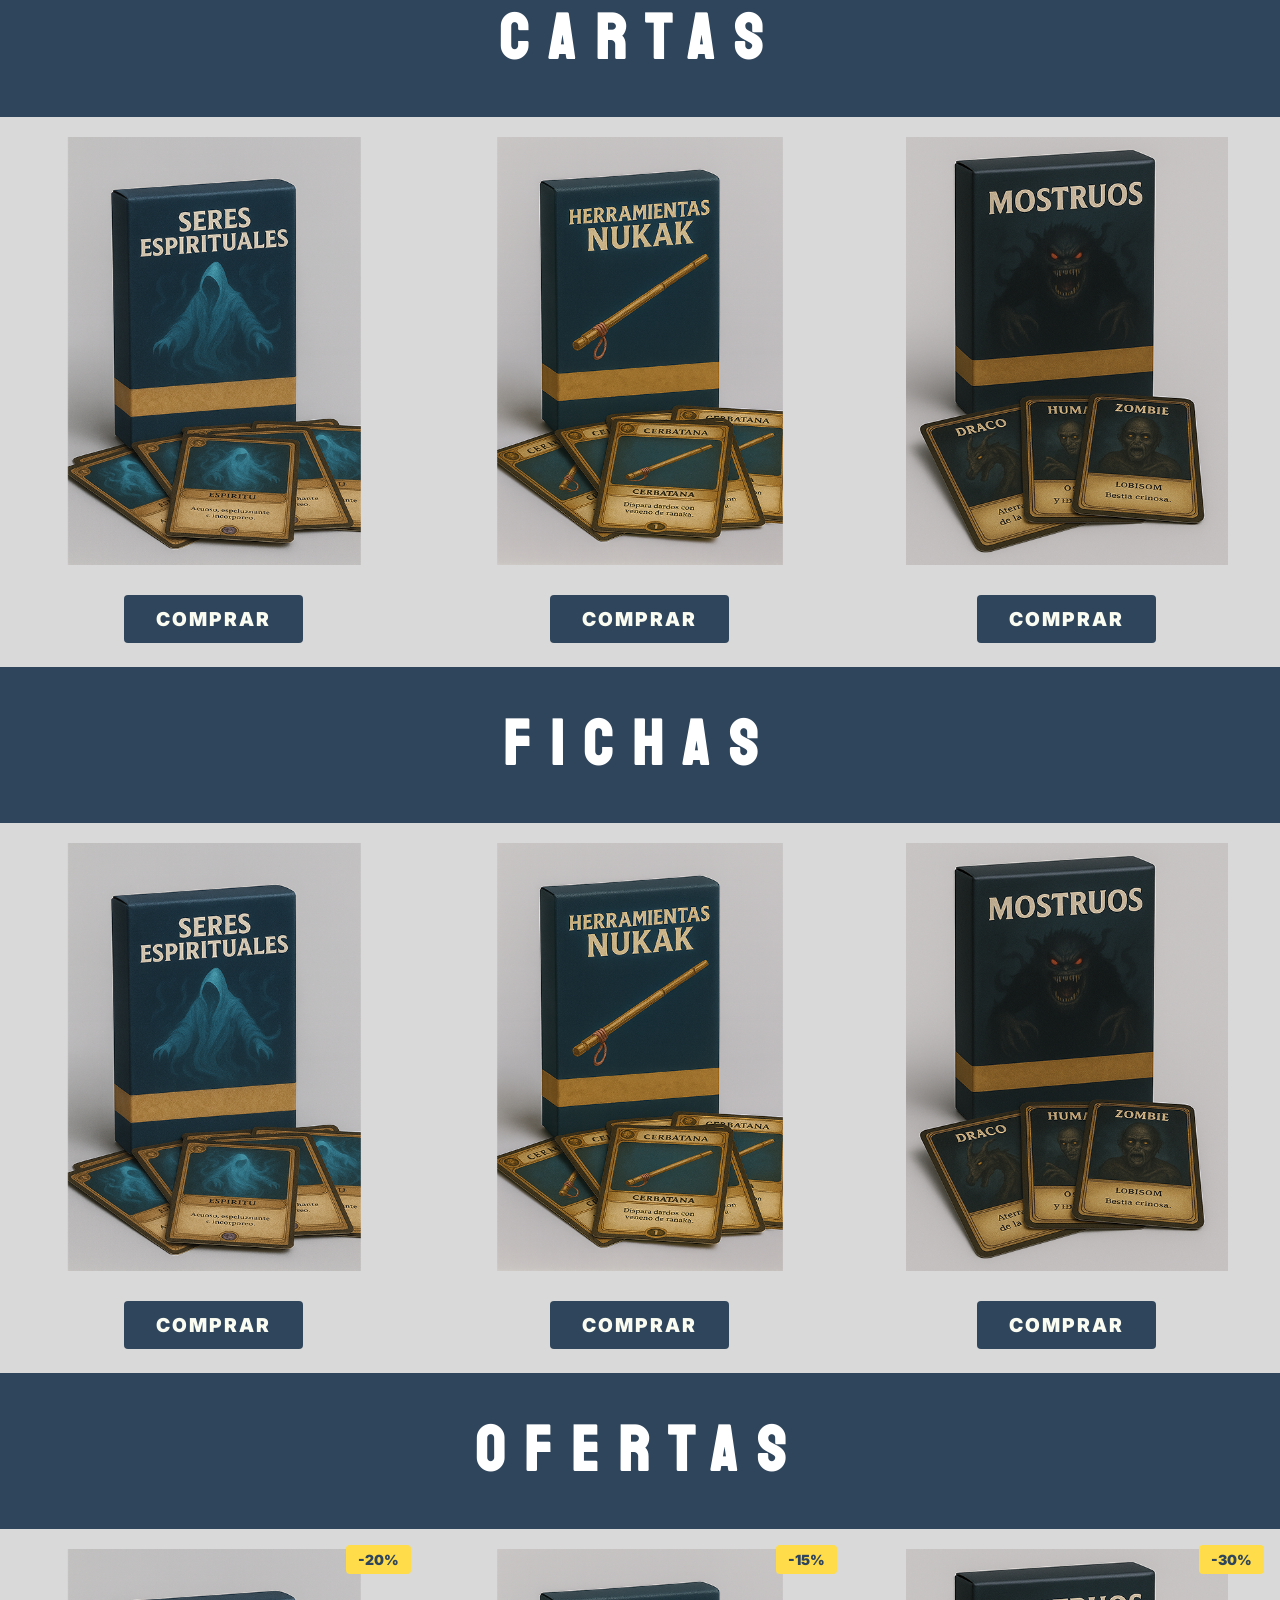
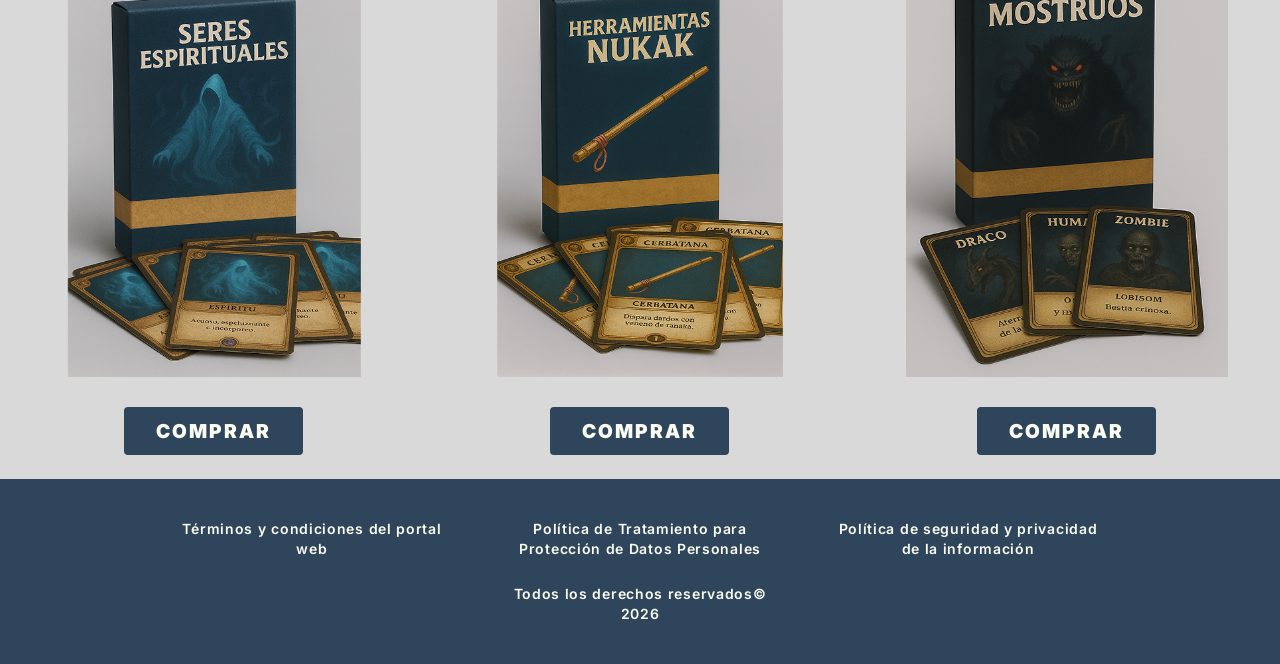
<file: tienda.html>
<!DOCTYPE html>
<!--
  ============================================================
  ECOS: UMBRAL DE LOS ETERNOS — Tienda (tienda.html)
  
  Estructura de secciones:
    1. <header>       — Navegación (TIENDA activo)
    2. .tienda-hero   — Hero con título "Tienda" + imagen de fondo
    3. .tienda-subnav — Subnavegación: JUEGO | Cartas | Fichas | Ofertas
    4. Sección Cartas  — 3 productos + botones COMPRAR
    5. Sección Fichas  — 3 productos + botones COMPRAR
    6. Sección Ofertas — 3 productos + botones COMPRAR
    7. <footer>
  ============================================================
-->
<html lang="es">
<head>
  <meta charset="UTF-8" />
  <meta name="viewport" content="width=device-width, initial-scale=1.0" />
  <title>ECOS — Tienda</title>

  <link rel="preconnect" href="https://fonts.googleapis.com" />
  <link rel="preconnect" href="https://fonts.gstatic.com" crossorigin />
  <link
    href="https://fonts.googleapis.com/css2?family=Koulen&family=Inter:wght@400;600;700;800;900&display=swap"
    rel="stylesheet"
  />
  <link rel="stylesheet" href="css/styles.css" />

  <!-- FontAwesome para iconos -->
  <link rel="stylesheet" href="https://cdnjs.cloudflare.com/ajax/libs/font-awesome/6.4.0/css/all.min.css" />
</head>
<body>

  <!-- ══════════════════════════════════════════════════════
       HEADER — JS marca "activo" en #nav-tienda
  ══════════════════════════════════════════════════════ -->
  <header class="header">
    <div class="header__logo">
      <a href="index.html">
        <img
          src="Fondos/DREAM_FORGE.png"
          alt="Dream Forge — Logo"
        />
      </a>
    </div>

    <nav class="header__nav" aria-label="Navegación principal">
      <a id="nav-historia"      class="nav__link" href="nuestra-historia.html">NUESTRA HISTORIA</a>
      <a id="nav-culturas"      class="nav__link" href="culturas.html">CULTURAS</a>
      <a id="nav-cartas"        class="nav__link" href="cartas.html">CARTAS</a>
      <a id="nav-instrucciones" class="nav__link" href="instrucciones.html">JUEGO</a>
      <a id="nav-manual" class="nav__link" href="../MANUAL.pdf" download>MANUAL</a>
      <a id="nav-tienda"        class="nav__link" href="tienda.html">TIENDA</a>
    </nav>

    <div class="header__iconos">
      <button aria-label="Buscar">
        <i class="fas fa-search"></i>
      </button>
      <button aria-label="Mi cuenta">
        <i class="fas fa-user"></i>
      </button>
      <button aria-label="Carrito">
        <i class="fas fa-shopping-cart"></i>
      </button>
    </div>
  </header>


  <!-- ══════════════════════════════════════════════════════
       SECCIÓN 1 — HERO de la Tienda
       Fondo gris con imagen (placeholder) y título "Tienda"
       en tipografía Koulen grande.
  ══════════════════════════════════════════════════════ -->
  <section class="tienda-hero tienda-hero--con-fondo" aria-label="Hero tienda">
    <div class="tienda-hero__capa">
      <h1 class="tienda-hero__titulo tienda-hero__titulo--sobre-foto fade-in">Tienda</h1>
    </div>
  </section>


  <!-- ══════════════════════════════════════════════════════
       SECCIÓN 2 — SUBNAVEGACIÓN DE LA TIENDA
       Permite filtrar por categoría: JUEGO, Cartas, Fichas, Ofertas.
       JS activa .activo-subnav en el primero por defecto.
  ══════════════════════════════════════════════════════ -->
  <nav class="tienda-subnav" aria-label="Categorías de la tienda">
    <a href="#seccion-juego"   class="tienda-subnav__link">JUEGO</a>
    <a href="#seccion-cartas"  class="tienda-subnav__link">Cartas</a>
    <a href="#seccion-fichas"  class="tienda-subnav__link">Fichas</a>
    <a href="#seccion-ofertas" class="tienda-subnav__link">Ofertas</a>
  </nav>


  <!-- ══════════════════════════════════════════════════════
       SECCIÓN 3 — PRODUCTO DESTACADO (Juego completo)
       Fondo gris de gran altura + botón COMPRAR centrado.
       (Rectangle 23 del Figma — gran bloque al inicio)
  ══════════════════════════════════════════════════════ -->
  <section
    id="seccion-juego"
    class="tienda-seccion"
    aria-label="Juego completo"
    style="background-color: var(--gris); min-height: 940px; display: flex; flex-direction: column; justify-content: flex-end; align-items: center; padding: 40px;"
  >
    <!-- Imagen del producto destacado - Juego Completo -->
    <div style="flex: 1; display: flex; align-items: center; justify-content: center; width: 100%; padding: 40px;">
      <img
        src="imagenes_tienda/Tienda_juego.png"
        alt="Juego ECOS completo"
        style="width: 100%; max-width: 700px; height: auto; border-radius: 12px; box-shadow: 0 8px 32px rgba(0,0,0,0.3);"
      />
    </div>

    <!-- Banda divisoria (Rectangle 26 del Figma) -->
    <div style="width: 100%; background-color: var(--azul-oscuro); padding: 16px; text-align: center; margin-bottom: 24px;">
      <button class="producto-card__btn" style="font-size: clamp(16px, 2vw, 22px);">
        COMPRAR
      </button>
    </div>
  </section>


  <!-- ══════════════════════════════════════════════════════
       SECCIÓN 4 — CARTAS
       Encabezado "Cartas" + grid de 3 productos con botones COMPRAR.
  ══════════════════════════════════════════════════════ -->
  <section id="seccion-cartas" class="tienda-seccion" aria-label="Cartas">

    <!-- Encabezado de categoría -->
    <div class="tienda-seccion__header">
      <h2 class="tienda-seccion__nombre">Cartas</h2>
    </div>

    <!-- Grid de 3 productos -->
    <div class="productos-grid">

      <!-- Producto 1 -->
      <div class="producto-card">
        <img
          class="producto-card__imagen"
          src="imagenes_tienda/Tienda_cartas1.png"
          alt="Mazo de cartas - Producto 1"
        />
        <button class="producto-card__btn" aria-label="Comprar mazo de cartas 1">
          COMPRAR
        </button>
      </div>

      <!-- Producto 2 -->
      <div class="producto-card">
        <img
          class="producto-card__imagen"
          src="imagenes_tienda/Tienda_cartas2.png"
          alt="Mazo de cartas - Producto 2"
        />
        <button class="producto-card__btn" aria-label="Comprar mazo de cartas 2">
          COMPRAR
        </button>
      </div>

      <!-- Producto 3 -->
      <div class="producto-card">
        <img
          class="producto-card__imagen"
          src="imagenes_tienda/Tienda_cartas3.png"
          alt="Mazo de cartas - Producto 3"
        />
        <button class="producto-card__btn" aria-label="Comprar mazo de cartas 3">
          COMPRAR
        </button>
      </div>
    </div>
  </section>


  <!-- ══════════════════════════════════════════════════════
       SECCIÓN 5 — FICHAS
       Misma estructura que Cartas.
  ══════════════════════════════════════════════════════ -->
  <section id="seccion-fichas" class="tienda-seccion" aria-label="Fichas">

    <div class="tienda-seccion__header">
      <h2 class="tienda-seccion__nombre">FICHAS</h2>
    </div>

    <div class="productos-grid">

      <!-- Ficha 1 -->
      <div class="producto-card">
        <img
          class="producto-card__imagen"
          src="imagenes_tienda/Tienda_cartas1.png"
          alt="Ficha de personaje - Producto 1"
        />
        <button class="producto-card__btn" aria-label="Comprar ficha 1">COMPRAR</button>
      </div>

      <!-- Ficha 2 -->
      <div class="producto-card">
        <img
          class="producto-card__imagen"
          src="imagenes_tienda/Tienda_cartas2.png"
          alt="Ficha de personaje - Producto 2"
        />
        <button class="producto-card__btn" aria-label="Comprar ficha 2">COMPRAR</button>
      </div>

      <!-- Ficha 3 -->
      <div class="producto-card">
        <img
          class="producto-card__imagen"
          src="imagenes_tienda/Tienda_cartas3.png"
          alt="Ficha de personaje - Producto 3"
        />
        <button class="producto-card__btn" aria-label="Comprar ficha 3">COMPRAR</button>
      </div>
    </div>
  </section>


  <!-- ══════════════════════════════════════════════════════
       SECCIÓN 6 — OFERTAS
  ══════════════════════════════════════════════════════ -->
  <section id="seccion-ofertas" class="tienda-seccion" aria-label="Ofertas">

    <div class="tienda-seccion__header">
      <h2 class="tienda-seccion__nombre">OFERTAS</h2>
    </div>

    <div class="productos-grid">

      <!-- Oferta 1 -->
      <div class="producto-card" style="position: relative;">
        <!-- Badge de descuento -->
        <span style="position: absolute; top: 16px; right: 16px; background-color: var(--amarillo); color: var(--azul-oscuro); font-weight: 900; padding: 6px 12px; border-radius: 4px; z-index: 2; font-size: 14px;">
          -20%
        </span>
        <img
          class="producto-card__imagen"
          src="imagenes_tienda/Tienda_cartas1.png"
          alt="Oferta - Pack Cartas 1"
        />
        <button class="producto-card__btn" aria-label="Comprar oferta 1">COMPRAR</button>
      </div>

      <!-- Oferta 2 -->
      <div class="producto-card" style="position: relative;">
        <span style="position: absolute; top: 16px; right: 16px; background-color: var(--amarillo); color: var(--azul-oscuro); font-weight: 900; padding: 6px 12px; border-radius: 4px; z-index: 2; font-size: 14px;">
          -15%
        </span>
        <img
          class="producto-card__imagen"
          src="imagenes_tienda/Tienda_cartas2.png"
          alt="Oferta - Pack Cartas 2"
        />
        <button class="producto-card__btn" aria-label="Comprar oferta 2">COMPRAR</button>
      </div>

      <!-- Oferta 3 -->
      <div class="producto-card" style="position: relative;">
        <span style="position: absolute; top: 16px; right: 16px; background-color: var(--amarillo); color: var(--azul-oscuro); font-weight: 900; padding: 6px 12px; border-radius: 4px; z-index: 2; font-size: 14px;">
          -30%
        </span>
        <img
          class="producto-card__imagen"
          src="imagenes_tienda/Tienda_cartas3.png"
          alt="Oferta - Pack Cartas 3"
        />
        <button class="producto-card__btn" aria-label="Comprar oferta 3">COMPRAR</button>
      </div>
    </div>
  </section>


  <!-- ══════════════════════════════════════════════════════
       FOOTER
  ══════════════════════════════════════════════════════ -->
  <footer class="footer" role="contentinfo">
    <a href="#" class="footer__link">Términos y condiciones del portal web</a>
    <a href="#" class="footer__link">Política de Tratamiento para Protección de Datos Personales</a>
    <a href="#" class="footer__link">Política de seguridad y privacidad de la información</a>
    <a href="#" class="footer__link">Todos los derechos reservados©️ 2026</a>

  </footer>

  <script src="js/main.js"></script>
</body>
</html>
</file>
<file: css/styles.css>
/* ============================================================
   ECOS: UMBRAL DE LOS ETERNOS — Hoja de estilos principal
   Paleta de colores del proyecto (definida como variables CSS):
     --amarillo:   #FFDC4A  → sustituye a #B2296F en fondos/recuadros
     --rosa:       #B2296F  → reservado para el nav-item activo
     --azul-oscuro:#2F455C  → secciones oscuras y footer
     --crema:      #FBFCF1  → header y fondos claros
     --gris:       #D9D9D9  → recuadros secundarios
     --blanco:     #FFFFFF  → fondo de página
   ============================================================ */

/* ── IMPORTACIÓN DE FUENTES ── */
@import url('https://fonts.googleapis.com/css2?family=Koulen&family=Inter:wght@400;600;700;800;900&display=swap');

/* ── VARIABLES GLOBALES ── */
:root {
  --amarillo:    #FFDC4A;   /* color principal de recuadros (reemplaza B2296F) */
  --rosa:        #B2296F;   /* nav item activo */
  --azul-oscuro: #2F455C;   /* headers, footer, secciones oscuras */
  --crema:       #FBFCF1;   /* header y fondos neutros claros */
  --gris:        #D9D9D9;   /* recuadros secundarios/placeholders */
  --blanco:      #FFFFFF;
  --negro:       #000000;

  --font-titulo:  'Koulen', sans-serif;
  --font-cuerpo:  'Inter', sans-serif;

  --ancho-max:    1440px;   /* ancho de referencia del canvas Figma */
  --alto-header:  114px;
}

/* ── RESET BÁSICO ── */
*, *::before, *::after {
  box-sizing: border-box;
  margin: 0;
  padding: 0;
}

html {
  scroll-behavior: smooth;
}

body {
  font-family: var(--font-cuerpo);
  background-color: var(--blanco);
  color: var(--negro);
  min-width: 320px;
}

img { max-width: 100%; display: block; }
a   { text-decoration: none; color: inherit; }
ul  { list-style: none; }

/* ============================================================
   HEADER / NAVEGACIÓN
   ============================================================ */
.header {
  position: sticky;       /* se queda en la parte superior al hacer scroll */
  top: 0;
  z-index: 1000;
  width: 100%;
  height: var(--alto-header);
  background-color: var(--crema);
  display: flex;
  align-items: center;
  padding: 0 24px;
  box-shadow: 0 2px 8px rgba(0,0,0,0.08);
}

/* Logo */
.header__logo {
  flex-shrink: 0;
  width: 205px;
  height: 66px;
}
.header__logo img {
  width: 100%;
  height: 100%;
  object-fit: contain;
}

/* Navegación central */
.header__nav {
  flex: 1;
  display: flex;
  justify-content: center;
  align-items: center;
  gap: 8px;
}

/* Cada enlace del nav */
.nav__link {
  position: relative;
  padding: 8px 16px;
  font-family: var(--font-cuerpo);
  font-size: 17px;
  font-weight: 700;
  letter-spacing: 0.06em;
  color: var(--negro);
  border-radius: 4px;
  transition: color 0.2s ease, background-color 0.2s ease;
  white-space: nowrap;
}

.nav__link:hover {
  /* hover sutil: fondo suave */
  background-color: rgba(178, 41, 111, 0.08);
  color: var(--rosa);
}

/* Estado activo: fondo rosa (#B2296F) según requisito */
.nav__link.activo {
  background-color: var(--rosa);
  color: var(--crema);
  border-radius: 4px;
}

.nav__link.activo:hover {
  background-color: var(--rosa);
  color: var(--crema);
}

/* Iconos del header (derecha) */
.header__iconos {
  display: flex;
  align-items: center;
  gap: 12px;
  flex-shrink: 0;
}

.header__iconos img,
.header__iconos button {
  width: 34px;
  height: 34px;
  cursor: pointer;
  object-fit: contain;
  border: none;
  background: none;
}

/* FontAwesome icons en el header */
.header__iconos button i {
  font-size: 20px;
  color: var(--negro);
  transition: color 0.2s ease;
}

.header__iconos button:hover i {
  color: var(--rosa);
}

/* ============================================================
   FOOTER
   ============================================================ */
.footer {
  background-color: var(--azul-oscuro);
  padding: 40px 60px;
  display: flex;
  flex-wrap: wrap;
  justify-content: center;
  gap: 24px 48px;
  text-align: center;
}

.footer__link {
  font-family: var(--font-cuerpo);
  font-size: 14px;
  font-weight: 600;
  letter-spacing: 0.05em;
  color: var(--crema);
  line-height: 1.45;
  max-width: 280px;
  transition: opacity 0.2s;
}

.footer__link:hover {
  opacity: 0.75;
}

/* ============================================================
   PÁGINA PRINCIPAL (index.html)
   ============================================================ */

/* ── Sección Hero ── */
.hero {
  position: relative;
  width: 100%;
  min-height: 646px;
  background-color: var(--negro);
  overflow: hidden;
  display: flex;
  align-items: center;
}

.hero__imagen {
  position: absolute;
  inset: 0;
  width: 100%;
  height: 100%;
  object-fit: cover;
  opacity: 0.45;            /* overlay oscuro sobre la imagen */
}

.hero__contenido {
  position: relative;
  z-index: 2;
  width: 100%;
  max-width: 800px;
  margin: 0 auto;
  padding: 80px 40px;
  text-align: center;
  color: var(--blanco);
}

/* Título principal ECOS */
.hero__titulo-grande {
  font-family: var(--font-titulo);
  font-size: clamp(80px, 12vw, 171px);
  line-height: 0.9;
  letter-spacing: clamp(4px, 1.2vw, 14px);
  color: var(--blanco);
  margin-bottom: 4px;
}

/* Subtítulo "UMBRAL DE LOS ETERNOS" (ritmo tipo lámina ESQUEMA) */
.hero__subtitulo {
  font-family: var(--font-cuerpo);
  font-size: clamp(13px, 1.85vw, 22px);
  font-weight: 600;
  letter-spacing: clamp(0.2em, 0.5vw, 0.42em);
  text-transform: uppercase;
  color: var(--blanco);
  margin-bottom: 32px;
}

/* Descripción en el hero */
.hero__descripcion {
  font-size: clamp(14px, 1.8vw, 22px);
  text-align: center;
  line-height: 1.65;
  max-width: 640px;
  margin-left: auto;
  margin-right: auto;
  color: rgba(255, 255, 255, 0.92);
  margin-bottom: 28px;
}

/* Botón "ver más" — CTA amarilla como INSTRUCCIONES en el ESQUEMA */
.hero__btn-vermás {
  display: inline-block;
  background-color: var(--amarillo);
  color: var(--azul-oscuro);
  font-family: var(--font-cuerpo);
  font-size: clamp(13px, 1.4vw, 16px);
  font-weight: 800;
  letter-spacing: 0.12em;
  text-transform: lowercase;
  padding: 12px 28px;
  border-radius: 999px;
  cursor: pointer;
  border: none;
  transition: transform 0.2s, box-shadow 0.2s, background-color 0.2s;
}
.hero__btn-vermás:hover {
  background-color: #f5d038;
  transform: scale(1.03);
  box-shadow: 0 6px 20px rgba(0, 0, 0, 0.25);
}

/* ── Sección CARTAS (index) ── */
.seccion-cartas {
  background-color: var(--crema);
  padding: 60px 40px;
  text-align: center;
}

.seccion-titulo {
  font-family: var(--font-titulo);
  font-size: clamp(40px, 7vw, 96px);
  letter-spacing: 25px;
  color: var(--azul-oscuro);
  margin-bottom: 40px;
}

/* Carousel de cartas */
.carousel {
  display: flex;
  gap: 16px;
  overflow-x: auto;
  padding-bottom: 12px;
  justify-content: center;
  scrollbar-width: thin;
}

.carousel__item {
  flex-shrink: 0;
  width: 227px;
  height: 368px;
  background-color: var(--gris);
  border-radius: 28px;
  overflow: hidden;
}

.carousel__item img {
  width: 100%;
  height: 100%;
  object-fit: cover;
}

/* Texto descriptivo bajo el carrusel */
.seccion-cartas__texto {
  font-size: clamp(14px, 1.6vw, 20px);
  line-height: 1.6;
  text-align: center;
  max-width: 900px;
  margin: 32px auto 0;
  color: var(--negro);
}

/* ── Sección CULTURAS (index) ── */
.seccion-culturas {
  text-align: center;
  padding: 0;
}

.culturas__titulo {
  font-family: var(--font-titulo);
  font-size: clamp(40px, 7vw, 96px);
  letter-spacing: 25px;
  color: var(--crema);
  background-color: var(--negro);
  padding: 20px 0;
}

/* Grid de dos culturas lado a lado */
.culturas__grid {
  display: grid;
  grid-template-columns: 1fr 1fr;
  min-height: 350px;
}

/* Panel izquierdo (Nukak) — era #B2296F → ahora #FFDC4A */
.cultura-panel {
  display: flex;
  align-items: center;
  justify-content: center;
  padding: 40px 20px;
  min-height: 350px;
  cursor: pointer;
  transition: opacity 0.2s;
}
.cultura-panel:hover { opacity: 0.9; }

.cultura-panel--nukak  { background-color: #B2296F; } /* antes B2296F */
.cultura-panel--sikuani { background-color: var(--amarillo); }

.cultura-panel__nombre {
  font-family: var(--font-titulo);
  font-size: clamp(40px, 6vw, 96px);
  letter-spacing: 25px;
  color: var(--negro);
  display: flex;
  align-items: center;
  gap: 16px;
}

/* Flecha de dirección */
.cultura-panel__flecha {
  font-size: 0.5em;
  color: var(--negro);
}

/* ── Sección inferior (ECOS + dark) ── */
.seccion-ecos-dark {
  background-color: var(--white);
  padding: 60px 40px;
  min-height: 434px;
  display: flex;
  align-items: center;
  justify-content: center;
  text-align: center;
}

.ecos-dark__titulo {
  font-family: var(--font-titulo);
  font-size: clamp(50px, 8vw, 171px);
  line-height: 0.9;
  letter-spacing: clamp(4px, 1vw, 12px);
  color: var(--negro);
}

.ecos-dark__subtitulo {
  font-family: var(--font-cuerpo);
  font-size: clamp(12px, 1.6vw, 20px);
  font-weight: 600;
  letter-spacing: clamp(0.18em, 0.4vw, 0.36em);
  text-transform: uppercase;
  color: var(--negro);
  margin-top: 8px;
}

.seccion-final-dark {
  background-color: var(--azul-oscuro);
  min-height: 1px;
}

/* ============================================================
   PÁGINA CARTAS (cartas.html)
   ============================================================ */

/* Hero de la página Cartas */
.cartas-hero {
  position: relative;
  width: 100%;
  min-height: 697px;   /* 114px header + 583px imagen */
  overflow: hidden;
}

.cartas-hero__imagen {
  width: 100%;
  height: 697px;
  object-fit: cover;
  display: block;
}

/* Overlay y título "CARTAS" sobre la imagen */
.cartas-hero__overlay {
  position: absolute;
  inset: 0;
  display: flex;
  flex-direction: column;
  align-items: center;
  justify-content: center;
  background: rgba(0,0,0,0.3);
}

.cartas-hero__titulo {
  font-family: var(--font-titulo);
  font-size: clamp(60px, 10vw, 96px);
  letter-spacing: 43px;
  color: var(--blanco);
  text-align: center;
}

/* Banda "EXPLICACIÓN DE CARTAS" */
.cartas-explicacion {
  background-color: var(--azul-oscuro);
  padding: 24px 40px;
  text-align: center;
}

.cartas-explicacion__titulo {
  font-family: var(--font-titulo);
  font-size: clamp(22px, 3.2vw, 38px);
  letter-spacing: clamp(8px, 1.5vw, 22px);
  color: var(--blanco);
  text-transform: uppercase;
}

/* Descripción general de cartas */
.cartas-descripcion {
  max-width: 1318px;
  margin: 0 auto;
  padding: 40px;
  background-color: var(--gris);
  text-align: center;
  font-size: clamp(14px, 1.5vw, 20px);
  line-height: 1.65;
}

.cartas-descripcion p {
  max-width: 920px;
  margin-left: auto;
  margin-right: auto;
  text-align: left;
  color: var(--negro);
}

/* Secciones de tipos de cartas (alternan izquierda/derecha) */
.tipo-carta {
  display: grid;
  grid-template-columns: 1fr 1fr;
  min-height: 480px;
}

/* Fondo oscuro para paneles izquierdos */
.tipo-carta__panel--oscuro {
  background-color: var(--azul-oscuro);
  padding: 40px;
  display: flex;
  flex-direction: column;
  justify-content: flex-start;
  gap: 12px;
}

/* Fondo claro para paneles derechos */
.tipo-carta__panel--claro {
  background-color: var(--gris);
  padding: 24px;
  display: flex;
  flex-wrap: wrap;
  align-items: center;
  justify-content: center;
  gap: 12px;
  overflow: hidden;
}

/* Nombre del tipo de carta (mismo ritmo tipográfico que el ESQUEMA) */
.tipo-carta__nombre {
  font-family: var(--font-titulo);
  font-size: clamp(20px, 2.8vw, 36px);
  letter-spacing: clamp(6px, 1.1vw, 16px);
  color: var(--crema);
  text-transform: uppercase;
}

.tipo-carta__nombre--largo {
  letter-spacing: clamp(4px, 0.8vw, 10px);
}

/* Texto descriptivo del tipo */
.tipo-carta__texto {
  font-family: var(--font-cuerpo);
  font-size: clamp(12px, 1.3vw, 18px);
  color: var(--crema);
  line-height: 1.6;
}

.tipo-carta__texto + .tipo-carta__texto {
  margin-top: 0.85em;
}

.tipo-carta__texto + .tipo-carta__subtitulo {
  margin-top: 0.9em;
}

.tipo-carta__panel--oscuro .tipo-carta__subtitulo {
  font-family: var(--font-cuerpo);
  font-size: clamp(12px, 1.35vw, 17px);
  font-weight: 700;
  color: var(--amarillo);
  margin: 0 0 0.35em;
}

.tipo-carta__nombre + .tipo-carta__texto,
.tipo-carta__nombre + .tipo-carta__subtitulo {
  margin-top: 0;
}

.tipo-carta__panel--oscuro .tipo-carta__lista {
  margin: 0 0 0.9em 1.2em;
  padding: 0;
  list-style: disc;
  color: var(--crema);
  font-family: var(--font-cuerpo);
  font-size: clamp(12px, 1.3vw, 18px);
  line-height: 1.55;
}

.tipo-carta__panel--oscuro .tipo-carta__lista li + li {
  margin-top: 0.4em;
}

.tipo-carta__lista + .tipo-carta__subtitulo {
  margin-top: 0.85em;
}

.tipo-carta__lista + .tipo-carta__texto {
  margin-top: 0.85em;
}

/* Imágenes de las cartas dentro del panel */
.tipo-carta__img {
  max-height: 400px;
  max-width: 100%;
  object-fit: contain;
  border-radius: 8px;
  box-shadow: 4px 4px 16px rgba(0,0,0,0.25);
  transition: transform 0.2s;
}
.tipo-carta__img:hover {
  transform: scale(1.04) rotate(-1deg);
}

/* Invertir el orden para filas alternadas */
.tipo-carta--invertido .tipo-carta__panel--oscuro { order: 2; }
.tipo-carta--invertido .tipo-carta__panel--claro  { order: 1; }

/* ============================================================
   PÁGINA INSTRUCCIONES (instrucciones.html)
   ============================================================ */

/* Hero de instrucciones */
.inst-hero {
  position: relative;
  min-height: 840px;
  overflow: hidden;
}

.inst-hero__imagen {
  width: 100%;
  height: 840px;
  object-fit: cover;
  display: block;
}

/* Capa de texto centrada */
.inst-hero__contenido {
  position: absolute;
  inset: 0;
  display: flex;
  flex-direction: column;
  align-items: center;
  justify-content: center;
  gap: 24px;
}

/* Título grande "JUEGO" en hero */
.inst-titulo-juego {
  font-family: var(--font-titulo);
  font-size: clamp(60px, 10vw, 100px);
  letter-spacing: 45px;
  color: var(--blanco);
  text-align: center;
}

/* Botón "INSTRUCCIONES" amarillo */
.inst-btn-instrucciones {
  background-color: var(--amarillo);
  color: var(--azul-oscuro);
  font-family: var(--font-cuerpo);
  font-size: clamp(14px, 1.8vw, 22px);
  font-weight: 800;
  padding: 14px 40px;
  border-radius: 70px;
  border: none;
  cursor: pointer;
  transition: transform 0.2s, box-shadow 0.2s;
  letter-spacing: 2px;
}
.inst-btn-instrucciones:hover {
  transform: scale(1.04);
  box-shadow: 0 6px 20px rgba(0,0,0,0.3);
}

/* Banda descriptiva oscura */
.inst-descripcion {
  background-color: var(--azul-oscuro);
  padding: 32px 60px;
  text-align: center;
}

.inst-descripcion__titulo {
  font-family: var(--font-titulo);
  font-size: clamp(22px, 3.2vw, 36px);
  letter-spacing: 0.06em;
  color: var(--blanco);
  text-align: center;
  max-width: 960px;
  margin: 0 auto 28px;
  line-height: 1.25;
  font-weight: 400;
}

.inst-descripcion__texto {
  font-size: clamp(14px, 1.5vw, 19px);
  color: rgba(255, 255, 255, 0.95);
  font-weight: 500;
  line-height: 1.75;
  max-width: 880px;
  margin: 0 auto;
  text-align: left;
}

.inst-descripcion__texto p + p {
  margin-top: 1.15em;
}

/* Banda "ELIGE TU ROL" — era #FFDC4A en el diseño (ya correcto) */
.inst-elige-rol {
  background-color: var(--amarillo);
  padding: 20px 40px;
  text-align: center;
}

.inst-elige-rol__titulo {
  font-family: var(--font-titulo);
  font-size: clamp(36px, 6vw, 96px);
  letter-spacing: 25px;
  color: var(--azul-oscuro);
}

/* Banda de cultura — Nukak: amarillo; Sikuani (pág. Juego): rosa #B2296F */
.inst-banda-cultura {
  background-color: var(--amarillo);
  padding: 16px 40px;
  text-align: center;
}

.inst-banda-cultura--sikuani {
  background-color: var(--rosa);
}

.inst-banda-cultura__nombre {
  font-family: var(--font-titulo);
  font-size: clamp(36px, 6vw, 96px);
  letter-spacing: 25px;
  color: var(--azul-oscuro);
}

.inst-banda-cultura--sikuani .inst-banda-cultura__nombre {
  color: var(--blanco);
}

/* Grid de roles */
.inst-roles-grid {
  display: grid;
  grid-template-columns: 1fr 1fr;
  min-height: 440px;
}

/* Panel izquierdo: lista de roles */
.inst-roles-panel {
  background-color: var(--azul-oscuro);
  padding: 32px 40px;
  display: flex;
  flex-direction: column;
  gap: 0;
}

.inst-rol-item {
  display: flex;
  align-items: center;
  gap: 12px;
  padding: 18px 0;
  border-bottom: 1px solid rgba(255,255,255,0.1);
  cursor: pointer;
  transition: background-color 0.2s;
}

.inst-rol-item:last-child { border-bottom: none; }

.inst-rol-item:hover {
  background-color: rgba(255, 220, 74, 0.1);
  padding-left: 8px;
  border-radius: 4px;
}

.inst-rol-item__nombre {
  font-family: var(--font-cuerpo);
  font-size: clamp(18px, 2vw, 28px);
  font-weight: 700;
  color: var(--blanco);
  flex: 1;
  min-width: 0;
}

.inst-rol-item__flecha {
  color: var(--amarillo);
  font-size: 1.2em;
  flex-shrink: 0;
}

.inst-rol-audio-btn {
  flex-shrink: 0;
  width: 44px;
  height: 44px;
  display: inline-flex;
  align-items: center;
  justify-content: center;
  border: 2px solid rgba(255, 220, 74, 0.55);
  border-radius: 50%;
  background: rgba(255, 255, 255, 0.08);
  color: var(--amarillo);
  cursor: pointer;
  transition: background-color 0.2s, color 0.2s, border-color 0.2s, transform 0.15s;
}

.inst-rol-audio-btn:hover {
  background: rgba(255, 220, 74, 0.2);
  border-color: var(--amarillo);
  transform: scale(1.06);
}

.inst-rol-audio-btn:focus-visible {
  outline: 2px solid var(--amarillo);
  outline-offset: 3px;
}

.inst-rol-audio-btn--playing {
  background: rgba(255, 220, 74, 0.35);
  color: var(--azul-oscuro);
  border-color: var(--amarillo);
}

.inst-rol-audio-btn i {
  font-size: 15px;
  margin-left: 2px;
}

.inst-rol-audio-btn--playing i {
  margin-left: 0;
}

/* Panel derecho: representación visual del rol (instrucciones) */
.inst-imagen-panel {
  background-color: #1a2833;
  display: flex;
  flex-direction: column;
  align-items: stretch;
  justify-content: flex-start;
  padding: 0;
  overflow: hidden;
}

.inst-imagen-panel__etiqueta {
  margin: 0;
  padding: 10px 16px;
  font-family: var(--font-cuerpo);
  font-size: 12px;
  font-weight: 700;
  letter-spacing: 0.12em;
  text-transform: uppercase;
  color: rgba(255, 255, 255, 0.75);
  background-color: rgba(0, 0, 0, 0.25);
}

.inst-imagen-panel__img {
  flex: 1;
  width: 100%;
  min-height: 280px;
  max-width: 100%;
  object-fit: cover;
}

/* Texto de descripción del rol */
.inst-texto-panel {
  background-color: var(--azul-oscuro);
  padding: 32px 60px;
  text-align: center;
}

.inst-texto-panel__texto {
  font-family: var(--font-cuerpo);
  font-size: clamp(12px, 1.4vw, 18px);
  font-weight: 600;
  color: var(--blanco);
  line-height: 1.7;
  max-width: 600px;
  margin: 0 auto;
}

/* ============================================================
   PÁGINA NUESTRA HISTORIA (nuestra-historia.html)
   ============================================================ */

/* Hero de Nuestra Historia */
.historia-hero {
  background-color: var(--azul-oscuro);
  padding: 40px 60px;
  min-height: 525px;
  display: flex;
  flex-direction: column;
  gap: 24px;
}

.historia-hero__titulo {
  font-family: var(--font-titulo);
  font-size: clamp(28px, 4vw, 52px);
  color: var(--blanco);
  letter-spacing: clamp(10px, 1.5vw, 22px);
  text-transform: uppercase;
}

.historia-hero__texto {
  font-size: clamp(14px, 1.5vw, 20px);
  color: var(--crema);
  line-height: 1.7;
  max-width: 1000px;
}

/* Sección "Nuestro Recorrido" */
.historia-recorrido {
  padding: 60px 40px;
  text-align: center;
}

.historia-recorrido__titulo {
  font-family: var(--font-titulo);
  font-size: clamp(28px, 4vw, 48px);
  color: var(--azul-oscuro);
  letter-spacing: clamp(8px, 1.2vw, 16px);
  text-transform: uppercase;
  margin-bottom: 40px;
}

/* Timeline vertical */
.timeline {
  position: relative;
  max-width: 1100px;
  margin: 0 auto;
  display: flex;
  flex-direction: column;
  gap: 0;
}

.timeline::before {
  content: '';
  position: absolute;
  left: 50%;
  top: 0;
  bottom: 0;
  width: 2px;
  background-color: var(--azul-oscuro);
  transform: translateX(-50%);
}

.timeline__item {
  position: relative;
  display: grid;
  grid-template-columns: 1fr auto 1fr;
  gap: 24px;
  margin-bottom: 40px;
  align-items: start;
}

.timeline__año {
  background-color: var(--azul-oscuro);
  color: var(--crema);
  font-family: var(--font-cuerpo);
  font-size: 18px;
  font-weight: 700;
  padding: 8px 20px;
  border-radius: 6px;
  text-align: center;
  justify-self: center;
}

.timeline__nodo {
  width: 24px;
  height: 24px;
  border-radius: 50%;
  background-color: var(--azul-oscuro);
  border: 3px solid var(--crema);
  box-shadow: 0 0 0 3px var(--azul-oscuro);
  align-self: center;
}

.timeline__contenido {
  background-color: var(--crema);
  border: 1px solid var(--gris);
  border-radius: 8px;
  padding: 24px;
  box-shadow: 2px 4px 12px rgba(0,0,0,0.07);
}

.timeline__contenido.derecha { grid-column: 3; }
.timeline__contenido.izquierda { grid-column: 1; grid-row: 1; }

/* Sección "Nuestro Equipo" */
.historia-equipo {
  background-color: var(--crema);
  padding: 60px 40px;
  text-align: center;
}

.historia-equipo__titulo {
  font-family: var(--font-titulo);
  font-size: clamp(28px, 4vw, 48px);
  color: var(--azul-oscuro);
  letter-spacing: clamp(8px, 1.2vw, 16px);
  text-transform: uppercase;
  margin-bottom: 48px;
}

/* Grid de miembros del equipo */
.equipo-grid {
  display: grid;
  grid-template-columns: repeat(auto-fit, minmax(200px, 1fr));
  gap: 40px;
  max-width: 1200px;
  margin: 0 auto;
}

.equipo__miembro {
  display: flex;
  flex-direction: column;
  align-items: center;
  gap: 12px;
}

.equipo__avatar {
  width: 120px;
  height: 120px;
  border-radius: 50%;
  background-color: var(--gris);
  object-fit: cover;
}

.equipo__nombre {
  font-family: var(--font-cuerpo);
  font-size: 18px;
  font-weight: 700;
  color: var(--azul-oscuro);
}

.equipo__cargo {
  font-size: 15px;
  font-weight: 600;
  color: var(--azul-oscuro);
  opacity: 0.7;
}

/* ============================================================
   PÁGINA TIENDA (tienda.html)
   ============================================================ */

/* Hero de Tienda */
.tienda-hero {
  background-color: var(--gris);
  min-height: 430px;
  display: flex;
  align-items: stretch;
  justify-content: center;
  position: relative;
  overflow: hidden;
}

/* Fondo fotográfico opcional (ruta relativa desde css/) */
.tienda-hero--con-fondo {
  background-size: cover;
  background-position: center;
  background-image: url('../imagenes_tienda/Imagen_juego.png');
}

.tienda-hero__capa {
  flex: 1;
  width: 100%;
  display: flex;
  align-items: center;
  justify-content: center;
  padding: 60px 40px;
  background-color: rgba(0, 0, 0, 0.42);
}

.tienda-hero__titulo {
  font-family: var(--font-titulo);
  font-size: clamp(56px, 11vw, 112px);
  letter-spacing: clamp(12px, 2vw, 28px);
  color: var(--azul-oscuro);
  text-align: center;
  text-transform: uppercase;
}

.tienda-hero__titulo--sobre-foto {
  color: var(--blanco);
  text-shadow: 0 2px 24px rgba(0, 0, 0, 0.45);
}

/* Subnavegación de Tienda */
.tienda-subnav {
  background-color: var(--crema);
  display: flex;
  justify-content: center;
  gap: 40px;
  padding: 16px;
  border-bottom: 3px solid var(--gris);
}

.tienda-subnav__link {
  font-family: var(--font-cuerpo);
  font-size: clamp(16px, 2vw, 22px);
  font-weight: 700;
  letter-spacing: 0.05em;
  color: var(--azul-oscuro);
  padding: 8px 16px;
  border-radius: 4px;
  transition: background-color 0.2s, color 0.2s;
}

.tienda-subnav__link:hover,
.tienda-subnav__link.activo-subnav {
  background-color: var(--amarillo);
  color: var(--azul-oscuro);
}

/* Sección de productos */
.tienda-seccion {
  padding: 0;
}

/* Encabezado de cada categoría */
.tienda-seccion__header {
  background-color: var(--azul-oscuro);
  padding: 20px 40px;
  text-align: center;
}

.tienda-seccion__nombre {
  font-family: var(--font-titulo);
  font-size: clamp(32px, 5vw, 72px);
  letter-spacing: 20px;
  color: var(--blanco);
  text-transform: uppercase;
}

/* Grid de productos (3 columnas) */
.productos-grid {
  display: grid;
  grid-template-columns: repeat(3, 1fr);
  gap: 0;
}

.producto-card {
  background-color: var(--gris);
  min-height: 550px;
  display: flex;
  flex-direction: column;
  align-items: center;
  justify-content: flex-end;
  padding: 24px;
  position: relative;
  overflow: hidden;
}

/* Imagen del producto - mostrar cartas completas */
.producto-card__imagen {
  position: absolute;
  inset: 0;
  width: 100%;
  height: 85%;
  object-fit: contain;
  object-position: center;
  padding: 20px;
  opacity: 1;
  transition: transform 0.3s ease;
}

/* Efecto hover para las cartas */
.producto-card:hover .producto-card__imagen {
  transform: scale(1.05);
}

/* Botón "COMPRAR" */
.producto-card__btn {
  position: relative;
  z-index: 2;
  background-color: var(--azul-oscuro);
  color: var(--crema);
  font-family: var(--font-cuerpo);
  font-size: clamp(14px, 1.5vw, 20px);
  font-weight: 900;
  padding: 12px 32px;
  border: none;
  border-radius: 4px;
  cursor: pointer;
  letter-spacing: 2px;
  transition: background-color 0.2s, transform 0.15s;
}

.producto-card__btn:hover {
  background-color: var(--amarillo);
  color: var(--azul-oscuro);
  transform: scale(1.04);
}

/* ============================================================
   PÁGINA CULTURAS (culturas.html)
   ============================================================ */

.cultura-hero {
  position: relative;
  min-height: 628px;
  overflow: hidden;
  display: grid;
  grid-template-columns: 1fr 1fr;
}

.cultura-hero__panel {
  min-height: 628px;
  display: flex;
  align-items: center;
  justify-content: center;
  padding: 40px;
  overflow: hidden;
  position: relative;
}

.cultura-hero__panel--izq {
  background-color: var(--amarillo); /* antes era la imagen, ahora el color */
}

.cultura-hero__panel--der {
  background-color: var(--crema);
  flex-direction: column;
  align-items: stretch;
  justify-content: center;
}

.cultura-hero__conocenos-img {
  width: 100%;
  height: 100%;
  object-fit: cover;
  border-radius: 4px;
  display: block;
}

.cultura-hero__titulo {
  font-family: var(--font-titulo);
  font-size: clamp(60px, 10vw, 181px);
  letter-spacing: clamp(10px, 1.8vw, 28px);
  color: var(--azul-oscuro);
  text-align: center;
  z-index: 1;
}

/* Banda de navegación de cultura */
.cultura-nav {
  background-color: var(--crema);
  padding: 16px 40px;
  display: flex;
  justify-content: center;
  gap: 80px;
  border-bottom: 3px solid var(--gris);
}

/* Al hacer scroll desde CONÓCENOS, el header sticky no tapa los botones */
.cultura-nav--ancla {
  scroll-margin-top: calc(var(--alto-header) + 16px);
}

.cultura-nav__btn {
  font-family: var(--font-cuerpo);
  font-size: 18px;
  font-weight: 700;
  color: var(--azul-oscuro);
  cursor: pointer;
  padding: 8px 24px;
  border: none;
  border-radius: 4px;
  background: none;
  transition: background-color 0.2s, color 0.2s;
}

.cultura-nav__btn:hover,
.cultura-nav__btn.activo-cultura {
  background-color: var(--azul-oscuro);
  color: var(--crema);
}

/* Contenido principal de la cultura */
.cultura-contenido {
  padding: 60px 80px;
  max-width: var(--ancho-max);
  margin: 0 auto;
}

.cultura-contenido__titulo-seccion {
  font-family: var(--font-titulo);
  font-size: clamp(28px, 4vw, 50px);
  letter-spacing: 8px;
  color: var(--azul-oscuro);
  text-align: center;
  padding: 20px;
  /* era #B2296F → ahora #FFDC4A */
  background-color: var(--amarillo);
  margin-bottom: 32px;
}

.cultura-contenido__texto {
  font-size: clamp(14px, 1.5vw, 20px);
  line-height: 1.8;
  color: var(--negro);
  text-align: justify;
}

.cultura-contenido__imagen {
  width: 100%;
  max-height: 500px;
  object-fit: cover;
  border-radius: 8px;
  margin: 32px 0;
}

/* Sección creencias y características */
.cultura-bloques {
  display: grid;
  grid-template-columns: 1fr 1fr;
  gap: 0;
  margin: 0;
}

.cultura-bloque {
  padding: 40px 60px;
}

.cultura-bloque--oscuro {
  background-color: var(--azul-oscuro);
  color: var(--crema);
}

.cultura-bloque--claro {
  background-color: var(--crema);
  color: var(--negro);
}

/* Títulos de bloques según cultura */
#nukak .cultura-bloque__titulo {
  font-family: var(--font-titulo);
  font-size: clamp(24px, 3vw, 50px);
  letter-spacing: 10px;
  margin-bottom: 20px;
  background-color: #B2296F;
  color: var(--crema);
  padding: 12px 24px;
  text-align: center;
}

#sikuani .cultura-bloque__titulo {
  font-family: var(--font-titulo);
  font-size: clamp(24px, 3vw, 50px);
  letter-spacing: 10px;
  margin-bottom: 20px;
  background-color: var(--amarillo);
  color: var(--azul-oscuro);
  padding: 12px 24px;
  text-align: center;
}

.cultura-bloque__texto {
  font-size: clamp(13px, 1.4vw, 18px);
  line-height: 1.8;
  text-align: justify;
}

/* ============================================================
   UTILIDADES GENERALES
   ============================================================ */

/* Contenedor centrado con max-width */
.contenedor {
  max-width: var(--ancho-max);
  margin: 0 auto;
  padding: 0 24px;
}

/* Espaciado de secciones */
.seccion {
  padding: 60px 0;
}

/* ============================================================
   ANIMACIONES Y TRANSICIONES
   ============================================================ */

/* Fade-in al cargar la página */
@keyframes fadeInUp {
  from { opacity: 0; transform: translateY(24px); }
  to   { opacity: 1; transform: translateY(0); }
}

.fade-in {
  animation: fadeInUp 0.6s ease forwards;
}

/* Retraso escalonado para listas */
.fade-in:nth-child(1) { animation-delay: 0.1s; }
.fade-in:nth-child(2) { animation-delay: 0.2s; }
.fade-in:nth-child(3) { animation-delay: 0.3s; }
.fade-in:nth-child(4) { animation-delay: 0.4s; }

/* Hover suave en tarjetas */
.card-hover {
  transition: transform 0.2s ease, box-shadow 0.2s ease;
}
.card-hover:hover {
  transform: translateY(-4px);
  box-shadow: 0 8px 24px rgba(0,0,0,0.15);
}

/* ============================================================
   RESPONSIVE BREAKPOINTS
   ============================================================ */

/* Tablet (≤ 900px) */
@media (max-width: 900px) {
  .header__nav { gap: 4px; }
  .nav__link { font-size: 14px; padding: 6px 10px; }

  .culturas__grid { grid-template-columns: 1fr; }
  .tipo-carta { grid-template-columns: 1fr; }
  .tipo-carta--invertido .tipo-carta__panel--oscuro { order: 1; }
  .tipo-carta--invertido .tipo-carta__panel--claro  { order: 2; }
  .productos-grid { grid-template-columns: 1fr 1fr; }
  .cultura-bloques { grid-template-columns: 1fr; }
  .cultura-hero { grid-template-columns: 1fr; }
  .inst-roles-grid { grid-template-columns: 1fr; }
  .timeline::before { left: 12px; }
  .timeline__item { grid-template-columns: 1fr; }
}

/* Móvil (≤ 600px) */
@media (max-width: 600px) {
  :root { --alto-header: 80px; }

  .header { padding: 0 12px; gap: 8px; }
  .header__logo { width: 120px; height: 40px; }
  .nav__link { font-size: 12px; padding: 4px 8px; }
  .header__iconos img { width: 24px; height: 24px; }

  .hero__titulo-grande { font-size: 60px; }
  .productos-grid { grid-template-columns: 1fr; }
  .equipo-grid { grid-template-columns: 1fr 1fr; }
  .footer { padding: 24px 16px; }
  .footer__link { font-size: 13px; }
}
</file>
